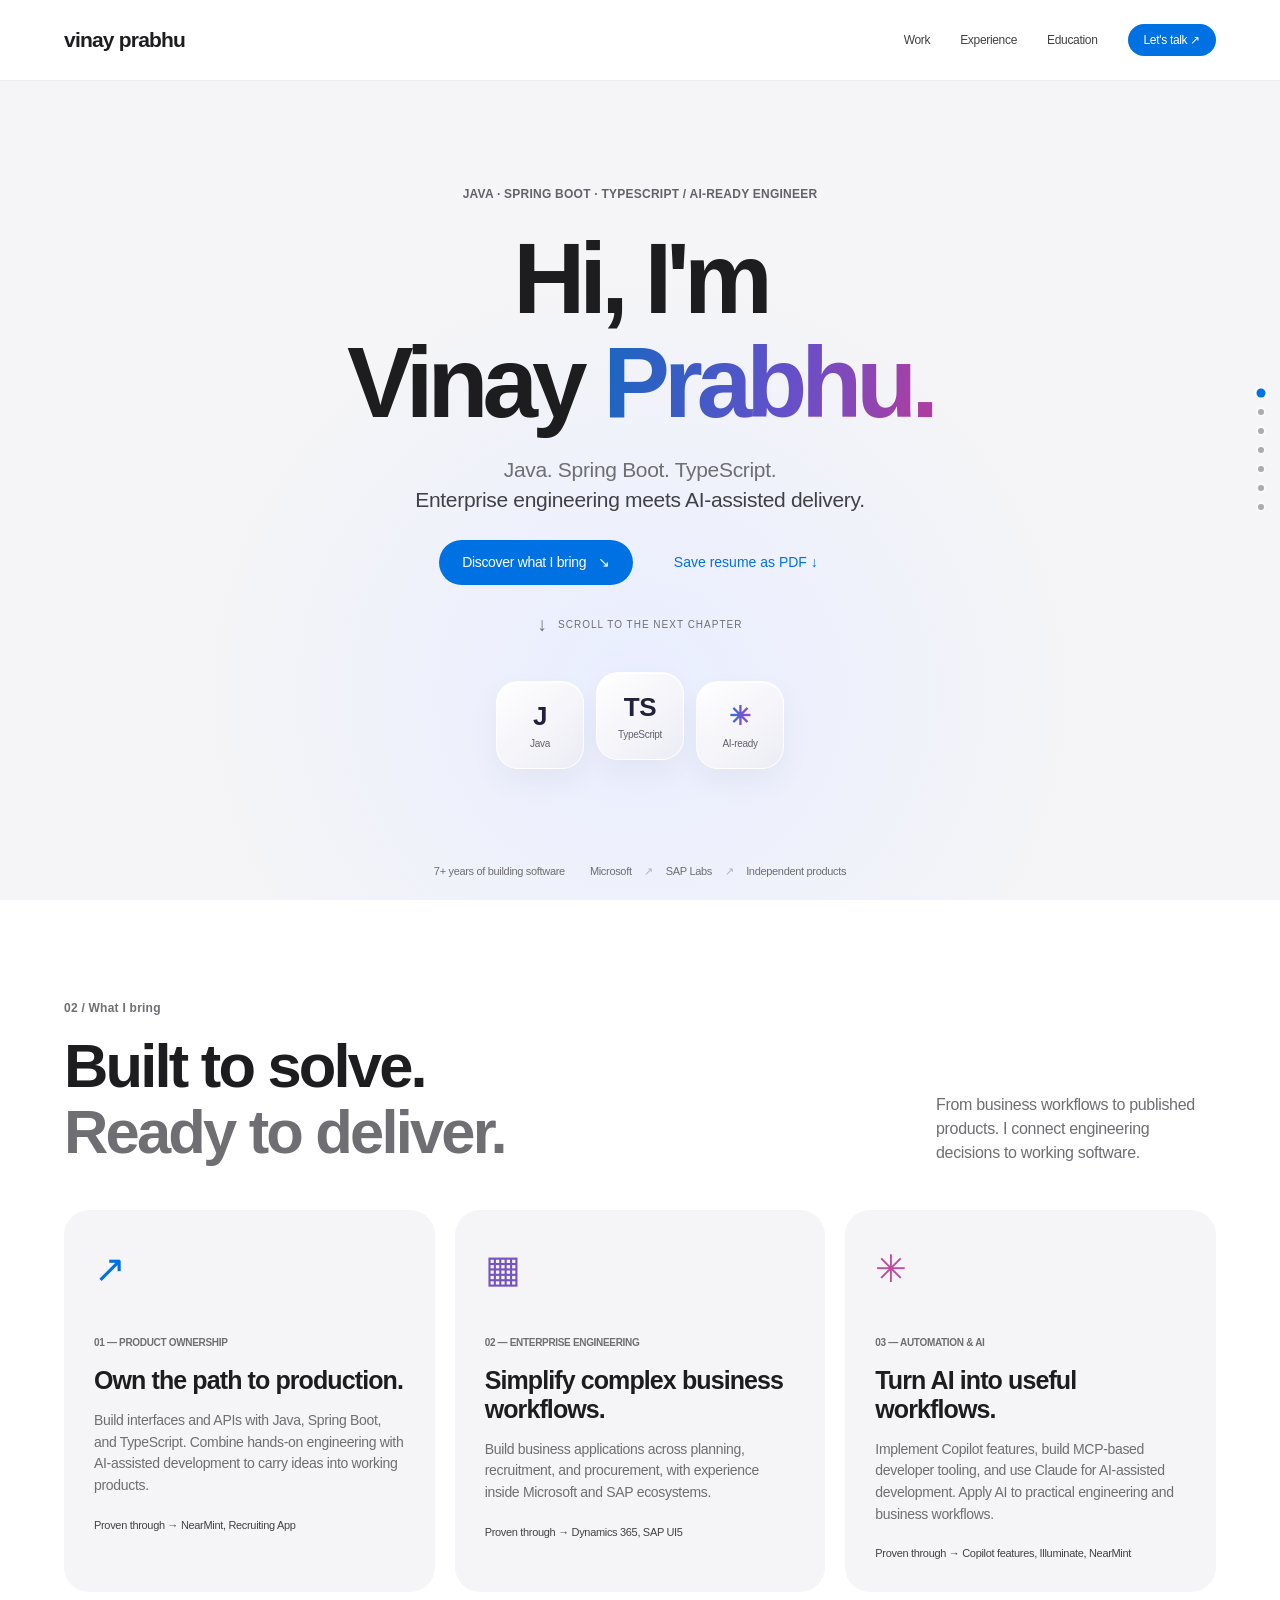
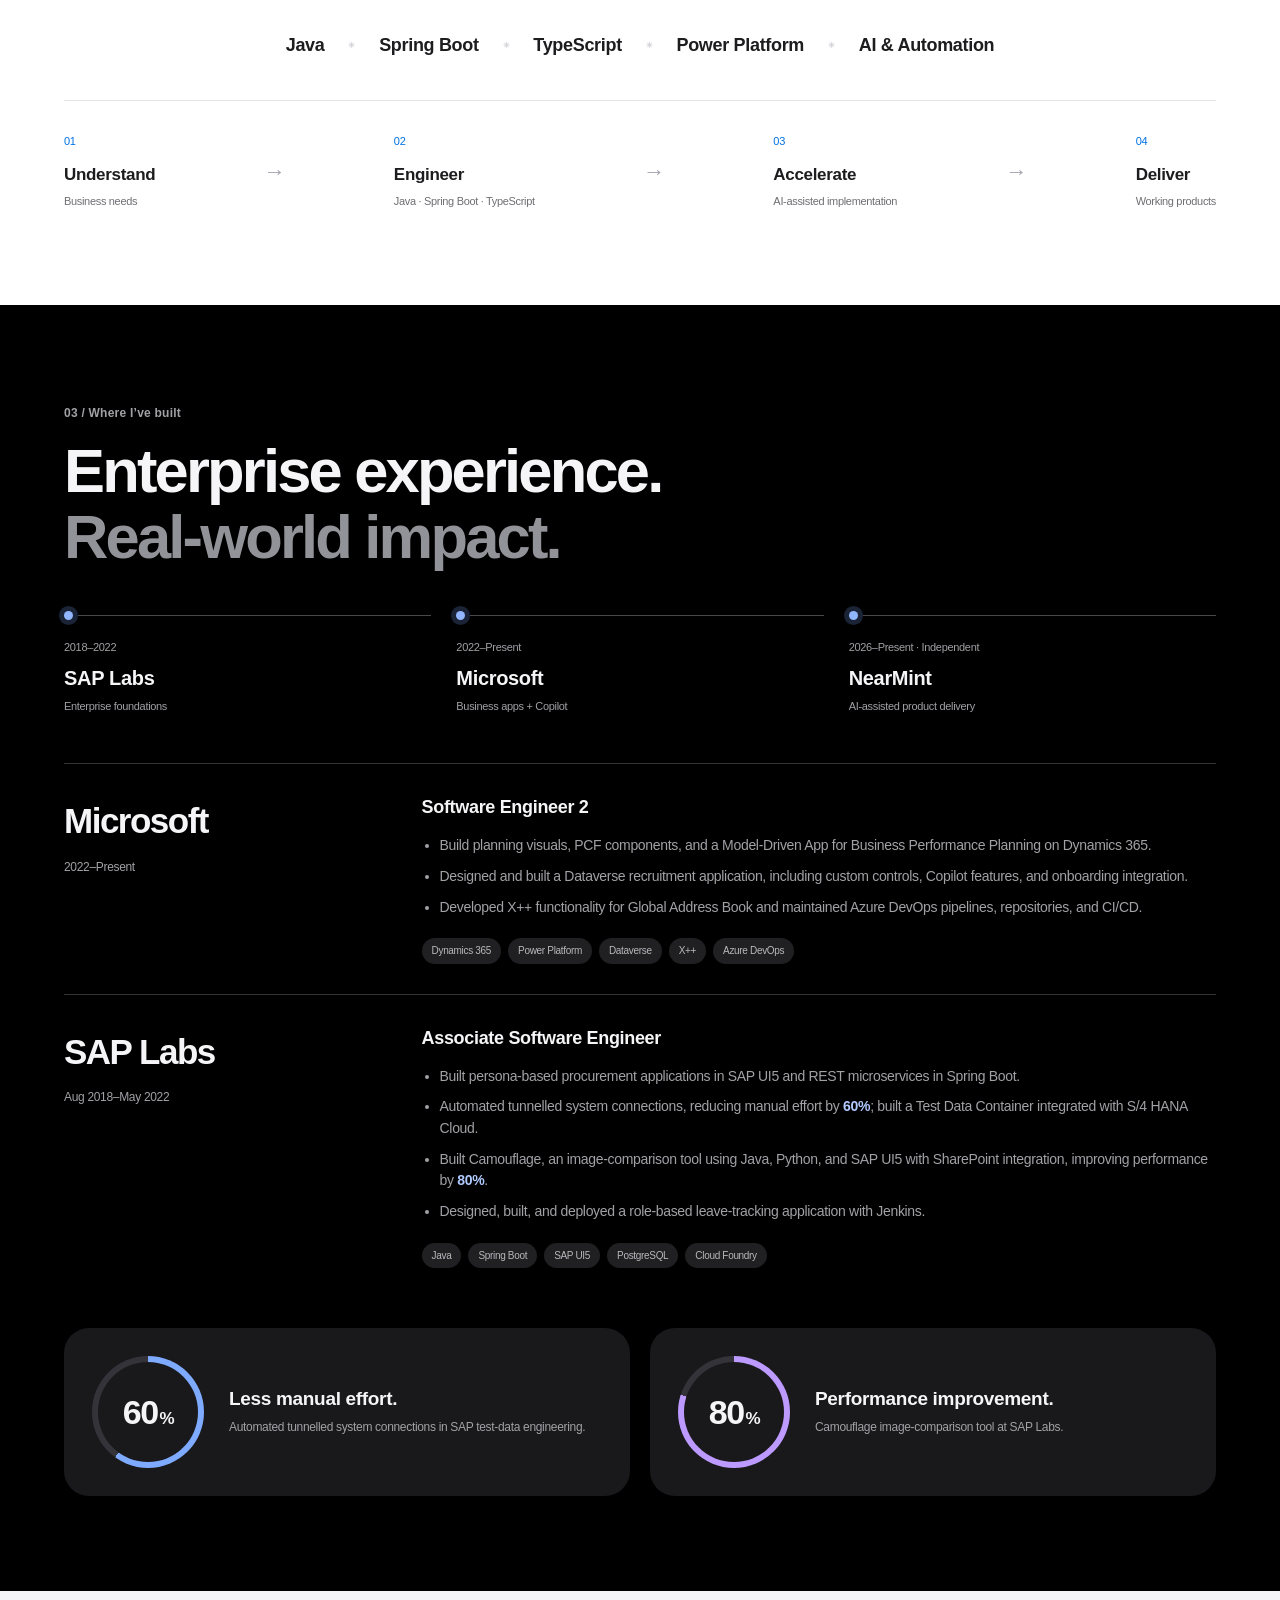
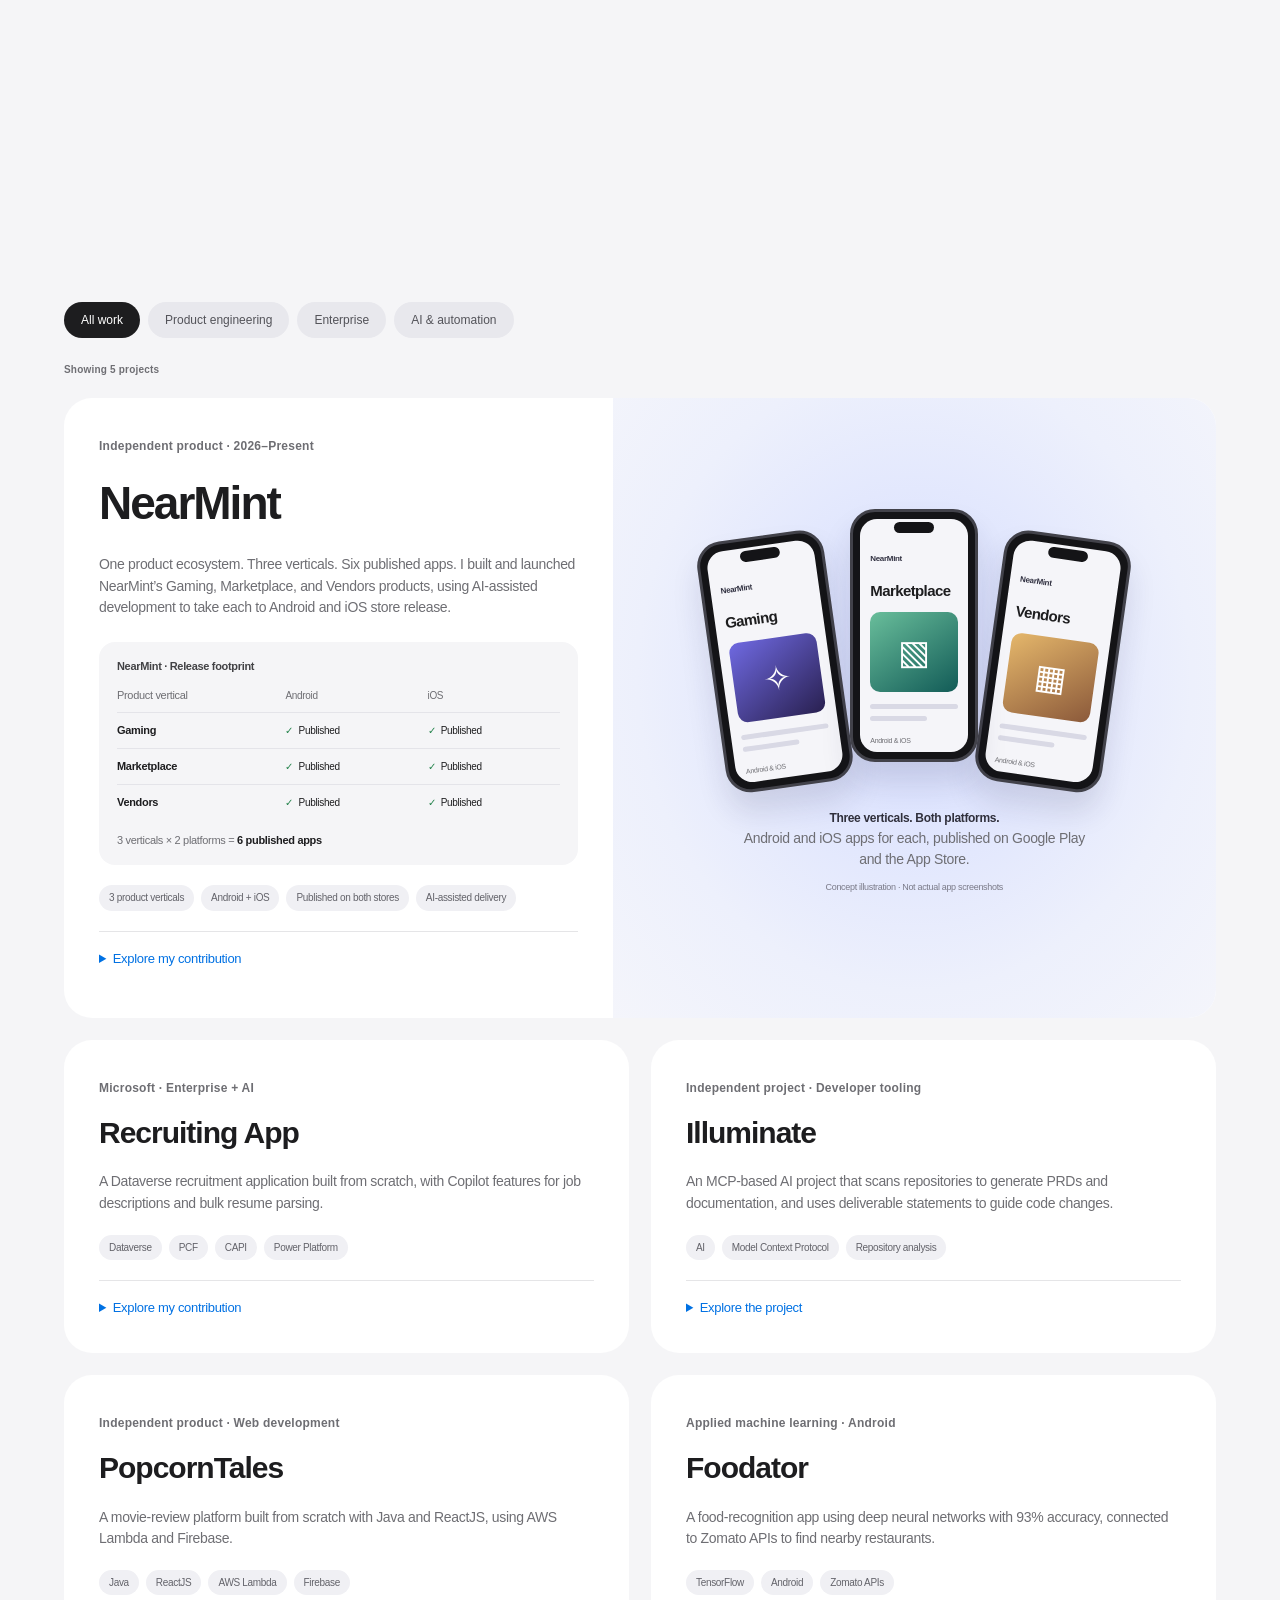
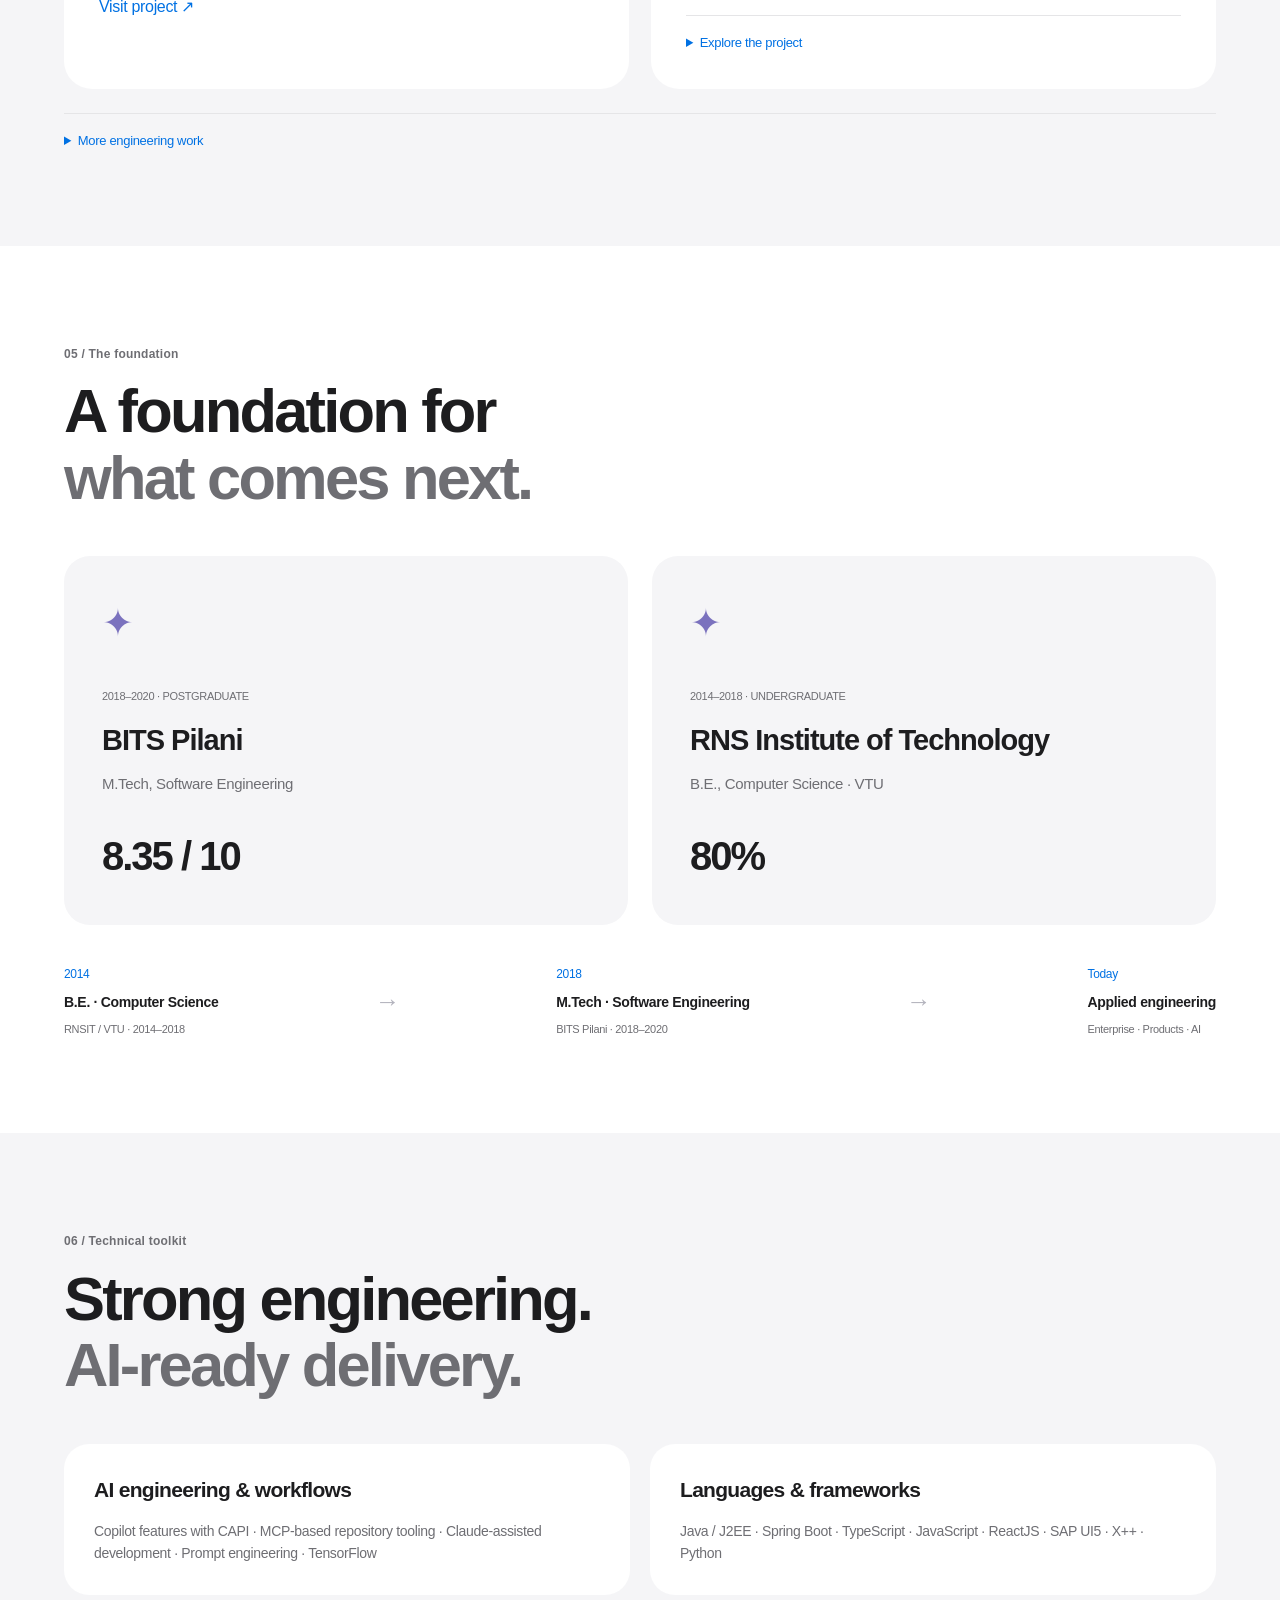
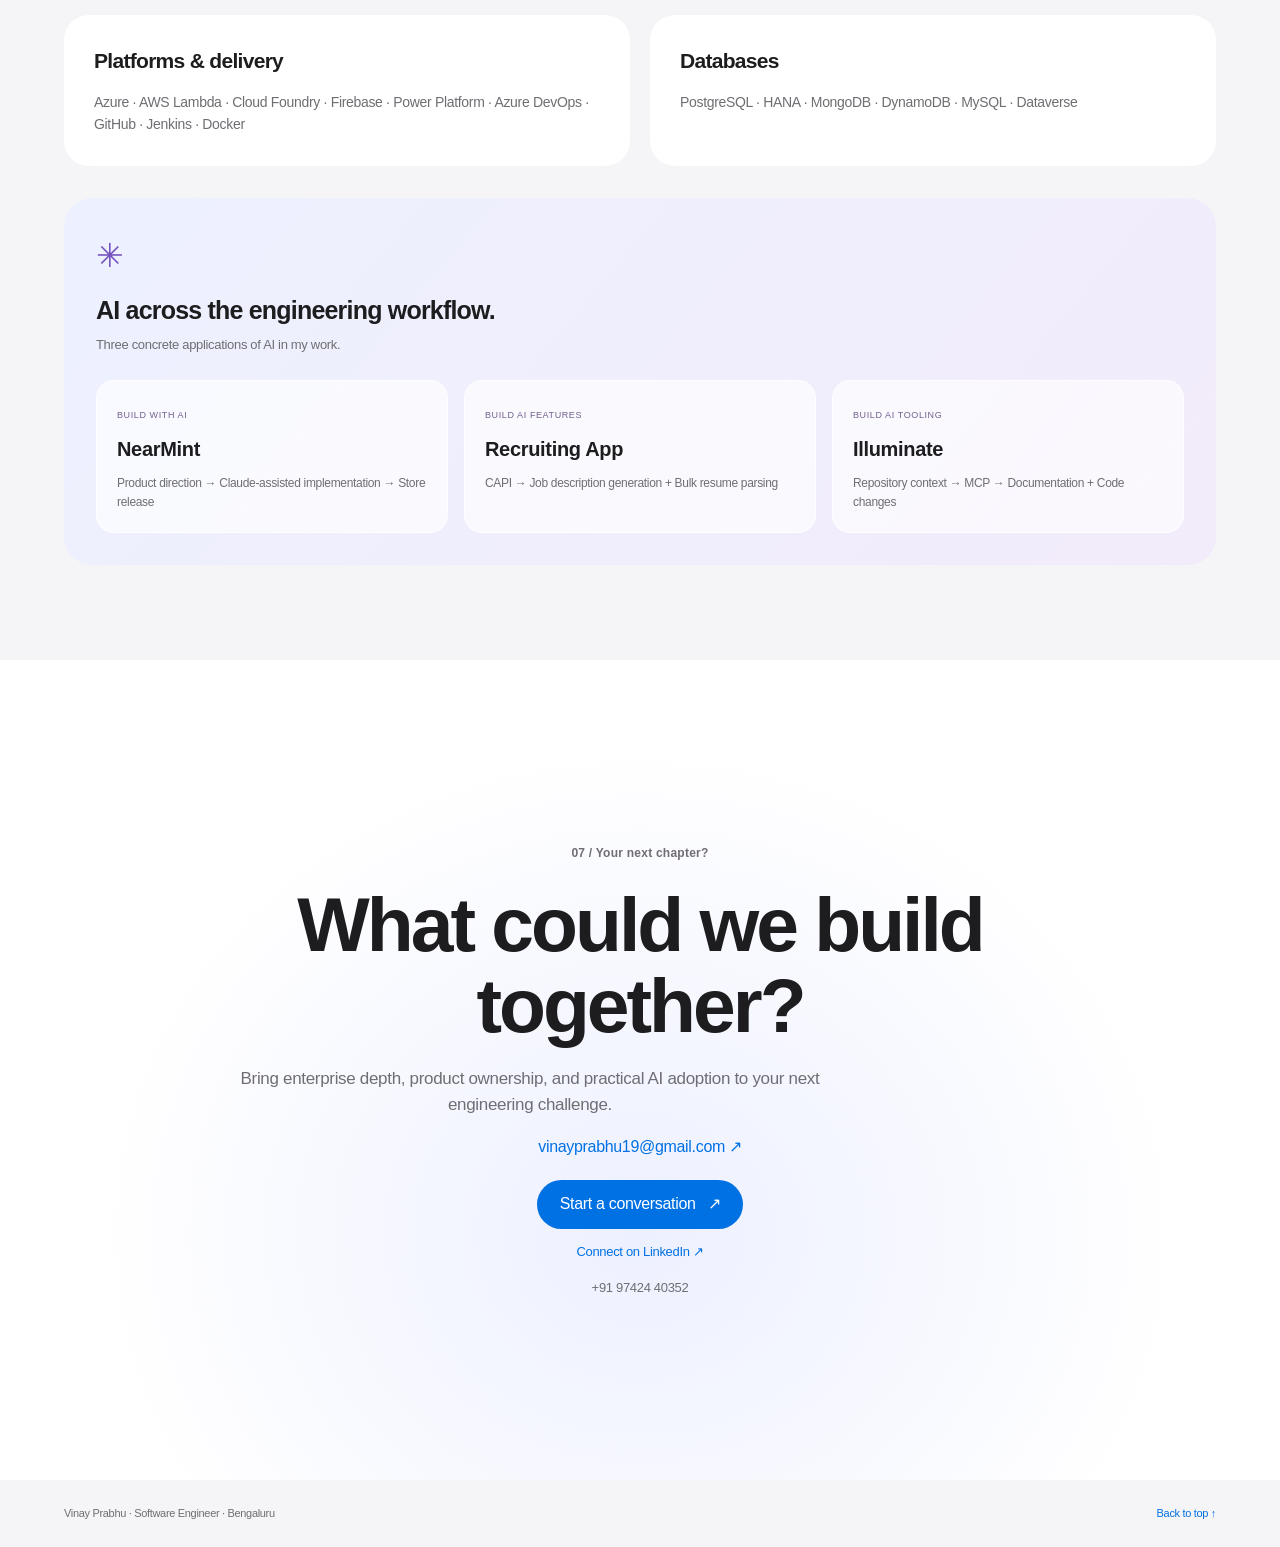
<file: index.html>
﻿<!doctype html>
<html lang="en">
<head>
<meta charset="utf-8"><meta name="viewport" content="width=device-width,initial-scale=1">
<title>Vinay Prabhu — Software Engineer</title>
<meta name="description" content="Vinay Prabhu — software engineer building enterprise applications, full-stack products, and AI-assisted workflows. Microsoft, SAP Labs, BITS Pilani.">
<style>
:root{--paper:#fff;--ink:#1d1d1f;--muted:#6e6e73;--line:#e5e5e7;--green:#0071e3;--blue:#0071e3}*{box-sizing:border-box}html{scroll-behavior:smooth;scroll-snap-type:y mandatory;scroll-padding-top:80px}body{margin:0;color:var(--ink);background:#fff;font:16px/1.55 -apple-system,BlinkMacSystemFont,'Segoe UI',sans-serif;letter-spacing:-.02em;overflow-x:clip}a{color:var(--blue);text-decoration:none}button{font:inherit;cursor:pointer}a,button,summary{touch-action:manipulation}a:focus-visible,button:focus-visible,summary:focus-visible{outline:3px solid #0071e3;outline-offset:5px}.wrap{max-width:1280px;margin:auto;padding:0 64px}header{position:fixed;inset:0 0 auto;z-index:10;border-bottom:1px solid #00000012;background:#ffffffcc;backdrop-filter:blur(22px);-webkit-backdrop-filter:blur(22px)}header nav{height:80px;display:flex;align-items:center;gap:30px}.brand{margin-right:auto;color:var(--ink);font-size:21px;font-weight:650;letter-spacing:-.8px}.brand span{display:none}header nav>a:not(.brand){font-size:12px;color:#424245}.nav-contact{background:var(--blue);color:#fff!important;border-radius:30px;padding:7px 16px}main.wrap{max-width:none;padding:80px 0 0}main>section,main>.contact,.story-hero{scroll-snap-align:start;scroll-snap-stop:always;min-height:calc(100svh - 80px)}main>section{padding:95px max(64px,calc((100vw - 1152px)/2));display:flex;flex-direction:column;justify-content:center;border:0}.eyebrow{font-size:12px;font-weight:600;letter-spacing:.02em;color:var(--muted)}.story-hero{position:relative;display:flex;flex-direction:column;justify-content:center;align-items:center;text-align:center;gap:0;padding:55px 25px 70px;background:radial-gradient(ellipse at 50% 75%,#e9eeff 0,transparent 50%),#f5f5f7;overflow:hidden}.hero-copy{position:relative;z-index:2}.story-hero .eyebrow{font-size:12px;color:#62626a}.story-hero h1{margin:23px 0 20px;font-size:clamp(62px,7.8vw,112px);line-height:1.04;letter-spacing:-6px;font-weight:650}.line{display:block;overflow:hidden;padding-bottom:8px;margin-bottom:-8px}.line>span{display:block;animation:nameIn 1.1s cubic-bezier(.16,1,.3,1) both;animation-delay:var(--delay)}h1 em{font-style:normal;background:linear-gradient(100deg,#1867c0,#6450ca 56%,#b43c9e);background-clip:text;-webkit-background-clip:text;color:transparent}.hero-statement{font-size:21px;color:var(--muted);line-height:1.45;margin:18px auto 24px}.hero-statement strong{font-weight:500;color:#404046}.actions{display:flex;justify-content:center;gap:18px;flex-wrap:wrap}.btn{display:inline-flex;gap:12px;align-items:center;border:0;border-radius:30px;padding:12px 23px;background:transparent;color:var(--blue);font-size:14px;text-decoration:none}.primary{background:var(--blue);color:#fff}.btn:hover{background:#e9f1fb}.primary:hover{background:#0077ed}.scroll-cue{display:flex;align-items:center;justify-content:center;gap:10px;font-size:10px;color:var(--muted);letter-spacing:1px;margin:25px 0 0}.scroll-cue span{font-size:19px;animation:nudge 2s ease-in-out infinite}.hero-bottom{display:flex;gap:25px;justify-content:center;flex-wrap:wrap;font-size:11px;color:var(--muted);position:absolute;bottom:20px;left:20px;right:20px}.hero-bottom i{font-style:normal;color:#b2b2b7;margin:0 10px}.hero-bottom>span:last-child{display:none}.hero-visual{display:flex;align-items:center;justify-content:center;gap:12px;margin-top:30px;height:110px;perspective:700px}.code-tile{width:88px;height:88px;border:1px solid #ffffffd9;border-radius:22px;display:flex;flex-direction:column;align-items:center;justify-content:center;background:linear-gradient(140deg,#fff,#ececf5);box-shadow:0 12px 30px #22224d0d,inset 0 1px 1px #fff;font-size:10px;color:#62626d;animation:float 7s ease-in-out infinite}.code-tile strong{font-size:26px;font-weight:600;line-height:1.5;color:#22223a}.code-tile:nth-child(2){transform:translateY(-9px);animation-delay:-2s}.code-tile:nth-child(3){animation-delay:-4s}.code-tile.ai strong{background:linear-gradient(90deg,#2873da,#a343c7);background-clip:text;-webkit-background-clip:text;color:transparent}.section-head{display:flex;justify-content:space-between;align-items:end;gap:35px;margin-bottom:45px}.section-head h2{font-size:clamp(40px,4.8vw,66px);font-weight:650;letter-spacing:-2.8px;line-height:1.08;margin:13px 0 0}.section-head h2 em{font-style:normal;color:var(--muted)}.section-head>p{font-size:16px;line-height:1.5;color:var(--muted);max-width:280px;margin:0}.value-grid{display:grid;grid-template-columns:repeat(3,1fr);gap:20px}.value{border-radius:25px;background:#f5f5f7;padding:30px;position:relative;overflow:hidden}.value:before{content:'↗';display:block;color:#0071e3;font-size:38px;margin-bottom:30px}.value:nth-child(2):before{content:'▦';color:#7654be}.value:nth-child(3):before{content:'✳';color:#c04a9e}.value small{font-size:10px;color:var(--muted);font-weight:600}.value h3{font-size:25px;line-height:1.15;letter-spacing:-.9px;margin:12px 0 15px}.value p{font-size:14px;color:var(--muted)}.evidence{display:block;color:#424245;font-size:11px;margin-top:20px}.skill-ribbon{display:flex;justify-content:center;align-items:center;gap:24px;flex-wrap:wrap;margin-top:40px;font-size:18px;font-weight:600}.skill-ribbon b{font-size:8px;color:#d2d2d7}#experience{background:#000;color:#f5f5f7}#experience .section-head h2 em{color:#929299}#experience .eyebrow{color:#a1a1a6}.work-row{display:grid;grid-template-columns:28% 1fr;gap:35px;padding:30px 0;border-top:1px solid #333336}.work-row h3{font-size:35px;letter-spacing:-1.5px;margin:0 0 5px}.work-row time{font-size:12px;color:#a1a1a6}.work-row h4{font-size:18px;margin:0 0 13px}.work-row ul{margin:0;padding-left:18px;color:#a1a1a6;font-size:14px}.work-row li{margin:9px 0}.metric{color:#b0c9ff;font-weight:650}.tags{display:flex;flex-wrap:wrap;gap:7px;margin:20px 0 0}.tags span{background:#f0f0f4;border-radius:20px;padding:5px 10px;color:#63636a;font-size:10px}#experience .tags span{background:#202023;color:#b7b7bd}#work{background:#f5f5f7}.filters{display:flex;gap:8px;flex-wrap:wrap;margin-bottom:14px}.filter{border:0;background:#e8e8ed;color:#535359;border-radius:30px;padding:9px 17px;font-size:12px}.filter[aria-pressed=true]{background:#1d1d1f;color:#fff}#filter-status{font-size:10px;margin-bottom:20px}.projects{display:grid;grid-template-columns:1fr 1fr;gap:22px}.project{border:0;border-radius:28px;background:#fff;overflow:hidden;transition:transform .35s,box-shadow .35s}.project:hover{transform:translateY(-4px);box-shadow:0 15px 40px #00000007}.project.featured{grid-column:1/-1;display:grid;grid-template-columns:1fr 1.1fr;min-height:540px}.project-body{padding:35px}.project h3{font-size:30px;letter-spacing:-1px;margin:10px 0 15px}.project.featured h3{font-size:46px;letter-spacing:-2px}.project p{font-size:14px;color:var(--muted)}details{margin-top:20px;padding-top:17px;border-top:1px solid var(--line);font-size:13px}summary{cursor:pointer;color:var(--blue);font-weight:500}details p{font-size:13px}.project-art{position:relative;background:radial-gradient(ellipse at 50% 45%,#d4dcff,#edf0fc 65%,#f4f5fb);display:flex;flex-direction:column;align-items:center;justify-content:center;overflow:hidden;padding:40px 15px;min-height:430px}.device-lineup{display:flex;align-items:center;gap:13px;perspective:900px}.device{width:128px;height:253px;background:#141417;border:3px solid #42424a;border-radius:25px;padding:7px;box-shadow:0 20px 30px #24244922;position:relative;transform:rotate(-8deg) translateY(14px)}.device:nth-child(2){transform:translateY(-12px);z-index:2}.device:nth-child(3){transform:rotate(8deg) translateY(14px)}.device-screen{height:100%;border-radius:17px;padding:25px 10px 10px;background:#f5f5f9;overflow:hidden;position:relative}.device:after{content:'';position:absolute;width:40px;height:11px;background:#141417;top:10px;left:calc(50% - 20px);border-radius:20px}.device-screen>small{font-size:8px;font-weight:650;color:#303040}.device-screen>strong{display:block;font-size:15px;line-height:1.15;letter-spacing:-.6px;margin:13px 0}.screen-icon{height:80px;display:grid;place-items:center;border-radius:10px;color:#fff;font-size:34px;background:linear-gradient(145deg,#6f69e1,#292050);margin:12px 0}.device:nth-child(2) .screen-icon{background:linear-gradient(145deg,#69be9b,#125b57)}.device:nth-child(3) .screen-icon{background:linear-gradient(145deg,#e5b76b,#8b593a)}.screen-line{height:5px;border-radius:5px;background:#d9d9e5;margin:7px 0}.screen-line.short{width:65%}.device-label{display:block;font-size:7px;color:#6e6e73;margin-top:15px}.store-note{text-align:center;font-size:11px;color:#59596b;margin:35px 0 0;max-width:350px}.store-note strong{color:#30303c;display:block;font-size:12px}.mockup-note{font-size:9px;color:#7a7a88;margin-top:10px}.education-grid{display:grid;grid-template-columns:1fr 1fr;gap:24px}.degree{padding:38px;border-radius:26px;background:#f5f5f7}.degree:before{content:'✦';font-size:38px;color:#7b72be;display:block;margin-bottom:30px}.degree small{font-size:11px;color:var(--muted)}.degree h3{font-size:29px;line-height:1.1;letter-spacing:-1px;margin:17px 0 10px}.degree p{font-size:15px;color:var(--muted)}.degree>strong{display:block;font-size:40px;letter-spacing:-2px;margin-top:30px}#skills{background:#f5f5f7}.skills{display:grid;grid-template-columns:1fr 1fr;gap:20px}.skills>div{padding:30px;background:#fff;border-radius:25px}.skills h3{font-size:21px;letter-spacing:-.7px;margin:0 0 15px}.skills p{font-size:14px;color:var(--muted);margin:0}.contact{display:flex;flex-direction:column;text-align:center;justify-content:center;align-items:center;padding:80px 25px;gap:20px;background:radial-gradient(ellipse at 50% 70%,#edf0ff,transparent 60%)}.contact h2{font-size:clamp(45px,6vw,80px);line-height:1.05;letter-spacing:-3px;max-width:800px;margin:20px auto}.contact p{max-width:580px;font-size:17px;color:var(--muted)}.contact .primary{font-size:16px}.contact>div:last-child>p{font-size:13px}.contact>div:last-child>a:last-child{font-size:13px;color:var(--muted)}footer{background:#f5f5f7;font-size:11px;color:var(--muted);padding:25px 0;scroll-snap-align:end}.footer-row{display:flex;justify-content:space-between}.read-progress{position:fixed;left:0;top:0;height:2px;background:linear-gradient(90deg,#0071e3,#a343c7);width:0;z-index:20}.chapter-dots{position:fixed;right:16px;top:50%;transform:translateY(-50%);display:flex;flex-direction:column;gap:13px;z-index:8}.chapter-dots a{width:6px;height:6px;border-radius:50%;background:#aaaab1;box-shadow:0 0 0 2px #ffffff60;transition:transform .25s,background .25s}.chapter-dots a[aria-current]{background:#0071e3;transform:scale(1.5)}.skip{position:fixed;top:-60px;left:10px;z-index:30;background:#fff;padding:10px}.skip:focus{top:10px}[hidden]{display:none!important}.entrance{animation:enter 1s both;animation-delay:var(--delay)}.motion-ready .reveal{opacity:0;transform:translateY(35px);transition:opacity .9s ease,transform .9s cubic-bezier(.16,1,.3,1);transition-delay:var(--reveal-delay,0ms)}.motion-ready .reveal.is-visible{opacity:1;transform:none}@keyframes nameIn{from{opacity:0;transform:translateY(110%)}to{opacity:1;transform:none}}@keyframes enter{from{opacity:0;transform:translateY(20px)}to{opacity:1;transform:none}}@keyframes float{50%{translate:0 -7px}}@keyframes nudge{50%{translate:0 4px}}@media(min-width:1600px){.story-hero{gap:15px}.hero-visual{margin-top:45px}}@media(max-width:1000px){.wrap{padding:0 40px}main>section{padding:75px 40px}.value{padding:24px}.device{width:110px;height:225px}.device-lineup{gap:6px}.device-screen>strong{font-size:13px}.project-body{padding:28px}}@media(max-width:760px){html{scroll-padding-top:67px}header nav{height:67px;gap:17px}.wrap{padding:0 23px}.brand{font-size:17px}header nav>a:not(.brand){font-size:10px}.nav-contact{display:none}main.wrap{padding:67px 0 0}.story-hero,main>section,main>.contact{min-height:calc(100svh - 67px)}.story-hero{padding:55px 22px 95px}.story-hero .eyebrow{font-size:9px}.story-hero h1{font-size:clamp(58px,12vw,82px);letter-spacing:-3.5px;margin:28px 0 20px}.hero-statement{font-size:17px}.btn{font-size:12px;padding:11px 17px}.actions{gap:4px}.hero-visual{margin-top:35px;height:90px}.code-tile{width:73px;height:73px;border-radius:19px;font-size:9px}.code-tile strong{font-size:22px}.hero-bottom{font-size:9px;gap:5px}.hero-bottom>span:nth-child(2){width:100%}.scroll-cue{font-size:8px}.section-head{display:block;margin-bottom:30px}.section-head h2{font-size:40px;letter-spacing:-1.8px}.section-head>p{margin-top:20px;font-size:14px}main>section{padding:65px 23px}.value-grid{grid-template-columns:1fr;gap:15px}.value{padding:26px}.value:before{margin-bottom:15px}.value h3{font-size:25px}.skill-ribbon{font-size:15px;gap:15px}.work-row{grid-template-columns:1fr;gap:20px;padding:30px 0}.work-row h3{font-size:30px}.projects{grid-template-columns:1fr;gap:18px}.project.featured{grid-column:auto;grid-template-columns:1fr}.project.featured h3{font-size:40px}.project-art{min-height:370px;padding:40px 8px 25px}.device{width:100px;height:205px;border-radius:23px;padding:5px}.device-screen{padding:23px 7px 8px;border-radius:16px}.device-lineup{gap:4px}.device-screen>strong{font-size:12px}.screen-icon{height:58px;font-size:29px}.device-screen>small{font-size:7px}.device-label{font-size:6px;margin-top:10px}.screen-line{margin:5px 0;height:4px}.store-note{font-size:10px;margin-top:30px;max-width:260px}.store-note strong{font-size:11px}.education-grid,.skills{grid-template-columns:1fr}.degree{padding:30px}.degree:before{margin-bottom:20px}.degree>strong{margin-top:20px}.contact{padding:70px 24px}.contact h2{font-size:48px;letter-spacing:-2px}.contact p{font-size:15px}.chapter-dots{right:7px}.chapter-dots a{width:5px;height:5px}.footer-row{gap:15px;font-size:9px}}@media(prefers-reduced-motion:reduce){html{scroll-behavior:auto}*,*:before,*:after{animation:none!important;transition:none!important}.motion-ready .reveal{opacity:1;transform:none}.line>span,.entrance{opacity:1;transform:none}}@media print{html{scroll-snap-type:none}body{background:white;color:#000}header,.chapter-dots,.hero-visual,.scroll-cue,.hero-bottom,.read-progress,.filters,.actions,.project-art,footer,.skip{display:none}main.wrap{padding:0}.story-hero,main>section,main>.contact{min-height:0;background:white!important;color:#000;padding:20px 0}.story-hero h1{font-size:40px;letter-spacing:-2px}h1 em{color:#000}.section-head h2{font-size:26px}.section-head{margin-bottom:20px}.motion-ready .reveal{opacity:1;transform:none}.line>span,.entrance{animation:none;opacity:1;transform:none}.project,.degree,.work-row{break-inside:avoid}.project.featured{display:block}.value-grid{gap:12px}.value,.degree,.skills>div,.project-body{padding:16px}.value:before,.degree:before{display:none}.work-row li,#experience .eyebrow,#experience .work-row time{color:#333}details>*{display:block}details::details-content{content-visibility:visible}.contact h2{font-size:30px}.contact{gap:10px}.degree>strong{font-size:25px}[hidden]{display:block!important}}

/* Evidence-led infographics. No arbitrary skill ratings. */
figure{margin:0}.delivery-flow{display:flex;align-items:center;justify-content:space-between;gap:18px;border-top:1px solid var(--line);padding-top:32px;margin-top:40px}.delivery-flow>div{display:flex;flex-direction:column;gap:4px}.delivery-flow>div>span{font-size:11px;color:var(--blue);margin-bottom:8px}.delivery-flow strong{font-size:17px}.delivery-flow small{font-size:11px;color:var(--muted)}.delivery-flow>b{font-weight:400;color:#a5a5b0;font-size:22px}.career-line{display:grid;grid-template-columns:repeat(3,1fr);gap:25px;margin:0 0 40px;padding:0 0 8px}.career-line>div{display:flex;flex-direction:column;position:relative;padding:23px 0 0;border-top:1px solid #48484d}.career-line>div:before{content:'';position:absolute;top:-5px;left:0;width:9px;height:9px;background:#92b5ff;border-radius:50%;box-shadow:0 0 0 5px #1b2336}.career-line span{font-size:11px;color:#a1a1a6}.career-line strong{font-size:20px;margin:7px 0 4px}.career-line small{font-size:11px;color:#a1a1a6}.impact-grid{display:grid;grid-template-columns:1fr 1fr;gap:20px;margin-top:30px}.impact-card{display:flex;align-items:center;gap:25px;border-radius:25px;background:#19191c;padding:28px}.stat-ring{--angle:calc(var(--amount)*1%);width:112px;height:112px;flex-shrink:0;border-radius:50%;display:grid;place-items:center;background:conic-gradient(var(--ring) var(--angle),#333339 0);position:relative}.stat-ring:before{content:'';position:absolute;inset:6px;border-radius:50%;background:#19191c}.stat-ring strong{z-index:1;font-size:34px;letter-spacing:-1.5px}.stat-ring strong span{font-size:17px;margin-left:2px}.impact-card h3{font-size:19px;margin:0 0 8px;line-height:1.2}.impact-card p{font-size:12px;color:#a1a1a6;margin:0}.release-map{margin:23px 0 0;background:#f5f5f7;border-radius:16px;padding:16px 18px}.release-map figcaption{font-size:11px;font-weight:600;margin-bottom:12px;color:#424245}.release-row{display:grid;grid-template-columns:1.2fr 1fr 1fr;gap:10px;padding:9px 0;border-top:1px solid #e4e4e9;font-size:11px;align-items:center}.release-row strong{font-weight:550}.release-row>span:not(:first-child){font-size:10px}.release-row i{font-style:normal;color:#24834b;margin-right:3px}.release-heading{border:0;color:var(--muted);padding:0 0 8px}.release-map p{font-size:11px!important;margin:12px 0 0}.release-map p strong{color:var(--ink)}.ai-map{margin-top:32px;border-radius:28px;padding:32px;background:linear-gradient(130deg,#edf1ff,#f2ebfa)}.ai-map-title h3{font-size:25px;letter-spacing:-.8px;margin:10px 0 5px}.ai-map-title>p{font-size:13px;color:var(--muted);margin:0}.ai-symbol{font-size:33px;color:#7654be}.ai-nodes{display:grid;grid-template-columns:repeat(3,1fr);gap:16px;margin-top:25px}.ai-nodes article{padding:20px;background:#ffffffa6;border:1px solid #ffffffc9;border-radius:18px}.ai-nodes small{font-size:9px;letter-spacing:.6px;color:#71608d}.ai-nodes h4{font-size:20px;margin:9px 0}.ai-nodes p{font-size:12px;color:var(--muted);margin:0}.education-path{display:flex;justify-content:space-between;align-items:center;gap:20px;margin-top:40px}.education-path>div{display:flex;flex-direction:column;gap:8px}.education-path>div>span{font-size:12px;color:var(--blue)}.education-path strong{font-size:14px}.education-path small{font-size:11px;color:var(--muted)}.path-arrow{font-size:25px;color:#b3b3bd}.project.featured{min-height:620px}.motion-ready .impact-grid,.motion-ready .career-line,.motion-ready .delivery-flow,.motion-ready .education-path,.motion-ready .ai-map{transition-delay:0ms}@media(max-width:760px){.delivery-flow{display:grid;grid-template-columns:1fr 24px 1fr;gap:25px 12px}.delivery-flow>b:nth-of-type(2){display:none}.career-line{gap:12px}.career-line strong{font-size:16px}.career-line span,.career-line small{font-size:9px}.impact-grid{grid-template-columns:1fr}.impact-card{gap:20px;padding:22px}.stat-ring{width:90px;height:90px}.stat-ring strong{font-size:29px}.impact-card h3{font-size:18px}.ai-map{padding:24px}.ai-map-title h3{font-size:23px}.ai-nodes{grid-template-columns:1fr}.education-path{align-items:stretch;flex-direction:column;gap:20px}.education-path>div{border-left:2px solid #ccd8f7;padding-left:18px}.path-arrow{display:none}.release-map{padding:15px}.release-row{gap:5px}.project.featured{min-height:0}}@media print{.impact-card{background:#f5f5f7;color:#000}.impact-card p{color:#333}.stat-ring:before{background:#fff}.career-line{margin-bottom:20px}.career-line span,.career-line small{color:#333}.ai-map,.impact-grid,.delivery-flow,.education-path{break-inside:avoid}.ai-map{padding:15px}.project.featured{min-height:0}}

/* Touch layouts keep long chapters readable and controls easy to reach. */
@media(max-width:900px) and (min-width:761px){.value-grid{grid-template-columns:1fr}.value{display:grid;grid-template-columns:1fr 1fr;column-gap:24px}.value:before{display:none}.value small,.value h3{grid-column:1}.value p{grid-column:2;grid-row:1/4}.value .evidence{grid-column:1/-1}.project.featured{grid-template-columns:1fr}.project-art{min-height:360px}.impact-card{gap:15px;padding:22px}.stat-ring{width:85px;height:85px}.impact-card h3{font-size:17px}}
@media(max-width:760px){
html{scroll-snap-type:y proximity;scroll-padding-top:67px}body{-webkit-text-size-adjust:100%;text-size-adjust:100%}header nav{gap:12px}header nav>a:not(.brand){display:flex;align-items:center;justify-content:center;min-height:44px;font-size:11px}.brand{white-space:nowrap;font-size:16px}.btn,.filter,summary{min-height:44px}.filter{padding:11px 15px;font-size:12px}summary{display:list-item;padding:10px 0;line-height:1.6}.project details{margin-top:16px;padding-top:7px}.project p,.value p,.work-row ul,.skills p{font-size:15px;line-height:1.65}.project-body{padding:25px}.tags span{font-size:11px;padding:6px 10px}.contact a{overflow-wrap:anywhere}.contact>div:first-child>a{font-size:14px}.contact>div:last-child>a:last-child{display:inline-flex;align-items:center;min-height:44px}.contact>div:last-child>p>a{display:inline-flex;align-items:center;min-height:44px}.chapter-dots{display:none}.story-hero{padding-left:20px;padding-right:20px;padding-bottom:95px}.hero-statement{max-width:340px}.hero-bottom{bottom:20px}.release-row{grid-template-columns:1.05fr 1fr 1fr}.release-row strong{font-size:11px}.release-row>span:not(:first-child){font-size:10px}.career-line{gap:9px}.career-line span{line-height:1.5}.career-line strong{font-size:16px}.career-line small{font-size:10px;line-height:1.5}.impact-card p{font-size:13px}.impact-card h3{font-size:18px}.education-path small,.delivery-flow small{font-size:12px}.ai-nodes small{font-size:10px}.ai-nodes p{font-size:14px}.footer-row{flex-wrap:wrap;gap:12px}.footer-row a{display:inline-flex;align-items:center;min-height:44px}.footer-row{align-items:center}main>section{scroll-snap-stop:normal}.project:hover{transform:none;box-shadow:none}.device-lineup{width:100%;justify-content:center;gap:3px}.device{flex-shrink:0}.mockup-note{font-size:9px;text-align:center}.store-note{line-height:1.6}.skill-ribbon{gap:13px;font-size:14px}}
@media(max-width:360px){header nav{gap:9px}.brand{font-size:14px}header nav>a:not(.brand){font-size:10px}.wrap{padding-left:16px;padding-right:16px}main>section{padding-left:18px;padding-right:18px}.story-hero h1{font-size:52px;letter-spacing:-3px}.hero-statement{font-size:16px}.hero-copy>.eyebrow{font-size:8px}.actions{gap:6px}.btn{padding-left:14px;padding-right:14px;font-size:11px}.section-head h2{font-size:35px}.project-body{padding:21px}.device{width:84px;height:181px;border-radius:20px}.device-screen{border-radius:13px;padding:21px 5px 5px}.device-screen>strong{font-size:10px}.device-screen>small{font-size:6px}.screen-icon{height:47px;font-size:24px}.device:after{width:30px;left:calc(50% - 15px)}.device-label{font-size:6px}.project-art{min-height:325px}.release-map{padding:12px}.release-row{gap:3px}.release-row>span:not(:first-child){font-size:9px}.impact-card{padding:20px;gap:16px}.stat-ring{width:78px;height:78px}.stat-ring strong{font-size:26px}.impact-card h3{font-size:17px}.career-line strong{font-size:14px}.career-line small{font-size:9px}.contact h2{font-size:40px}.skill-ribbon{gap:10px;font-size:12px}}
@media(max-height:500px) and (orientation:landscape){html{scroll-snap-type:y proximity}.story-hero{padding-top:35px;min-height:650px}}
@supports(padding:max(0px)){@media(max-width:760px){header nav{padding-left:max(16px,env(safe-area-inset-left));padding-right:max(16px,env(safe-area-inset-right))}footer{padding-bottom:max(25px,env(safe-area-inset-bottom))}}@media print{.chapter-dots{display:none}summary{min-height:0}main>section{scroll-snap-stop:normal}}
</style>
</head>
<body>
<div class="read-progress" aria-hidden="true"></div>
<a class="skip" href="#main">Skip to resume</a>
<header><nav class="wrap" aria-label="Main navigation"><a class="brand" href="#main">vinay prabhu<span>.</span></a><a href="#work">Work</a><a href="#experience">Experience</a><a href="#education">Education</a><a class="nav-contact" href="#contact">Let's talk ↗</a></nav></header>
<main id="main" class="wrap">
<div class="hero story-hero"><div class="hero-copy"><div class="eyebrow entrance" style="--delay:.1s">JAVA · SPRING BOOT · TYPESCRIPT / AI-READY ENGINEER</div><h1 aria-label="Hi, I'm Vinay Prabhu."><span class="line"><span style="--delay:.2s">Hi, I'm</span></span><span class="line"><span style="--delay:.4s">Vinay <em>Prabhu.</em></span></span></h1><p class="hero-statement entrance" style="--delay:.65s">Java. Spring Boot. TypeScript.<br><strong>Enterprise engineering meets AI-assisted delivery.</strong></p><div class="actions entrance" style="--delay:.85s"><a class="btn primary" href="#value">Discover what I bring <span>↘</span></a><button class="btn" id="print">Save resume as PDF ↓</button></div><a class="scroll-cue entrance" style="--delay:1s" href="#value"><span>↓</span> SCROLL TO THE NEXT CHAPTER</a></div><div class="hero-visual entrance" style="--delay:.8s" aria-hidden="true"><div class="code-tile"><strong>J</strong>Java</div><div class="code-tile"><strong>TS</strong>TypeScript</div><div class="code-tile ai"><strong>✳</strong>AI-ready</div></div><div class="hero-bottom"><span>7+ years of building software</span><span>Microsoft <i>↗</i> SAP Labs <i>↗</i> Independent products</span><span>01 — INTRODUCTION</span></div></div><section id="value"><div class="section-head"><div><span class="eyebrow">02 / What I bring</span><h2>Built to solve.<br><em>Ready to deliver.</em></h2></div><p>From business workflows to published products. I connect engineering decisions to working software.</p></div><div class="value-grid"><article class="value"><small>01 — PRODUCT OWNERSHIP</small><h3>Own the path to production.</h3><p>Build interfaces and APIs with Java, Spring Boot, and TypeScript. Combine hands-on engineering with AI-assisted development to carry ideas into working products.</p><span class="evidence">Proven through → NearMint, Recruiting App</span></article><article class="value"><small>02 — ENTERPRISE ENGINEERING</small><h3>Simplify complex business workflows.</h3><p>Build business applications across planning, recruitment, and procurement, with experience inside Microsoft and SAP ecosystems.</p><span class="evidence">Proven through → Dynamics 365, SAP UI5</span></article><article class="value"><small>03 — AUTOMATION & AI</small><h3>Turn AI into useful workflows.</h3><p>Implement Copilot features, build MCP-based developer tooling, and use Claude for AI-assisted development. Apply AI to practical engineering and business workflows.</p><span class="evidence">Proven through → Copilot features, Illuminate, NearMint</span></article></div><div class="skill-ribbon" aria-label="Core technical skills"><span>Java</span><b>✳</b><span>Spring Boot</span><b>✳</b><span>TypeScript</span><b>✳</b><span>Power Platform</span><b>✳</b><span>AI & Automation</span></div><div class="delivery-flow" aria-label="My delivery approach"><div><span>01</span><strong>Understand</strong><small>Business needs</small></div><b aria-hidden="true">→</b><div><span>02</span><strong>Engineer</strong><small>Java · Spring Boot · TypeScript</small></div><b aria-hidden="true">→</b><div><span>03</span><strong>Accelerate</strong><small>AI-assisted implementation</small></div><b aria-hidden="true">→</b><div><span>04</span><strong>Deliver</strong><small>Working products</small></div></div></section>
<section id="experience"><div class="section-head"><div><span class="eyebrow">03 / Where I’ve built</span><h2>Enterprise experience.<br><em>Real-world impact.</em></h2></div></div><div class="career-line" aria-label="Career timeline"><div><span>2018–2022</span><strong>SAP Labs</strong><small>Enterprise foundations</small></div><div><span>2022–Present</span><strong>Microsoft</strong><small>Business apps + Copilot</small></div><div><span>2026–Present · Independent</span><strong>NearMint</strong><small>AI-assisted product delivery</small></div></div><article class="work-row"><div><h3>Microsoft</h3><time>2022–Present</time></div><div><h4>Software Engineer 2</h4><ul><li>Build planning visuals, PCF components, and a Model-Driven App for Business Performance Planning on Dynamics 365.</li><li>Designed and built a Dataverse recruitment application, including custom controls, Copilot features, and onboarding integration.</li><li>Developed X++ functionality for Global Address Book and maintained Azure DevOps pipelines, repositories, and CI/CD.</li></ul><div class="tags"><span>Dynamics 365</span><span>Power Platform</span><span>Dataverse</span><span>X++</span><span>Azure DevOps</span></div></div></article><article class="work-row"><div><h3>SAP Labs</h3><time>Aug 2018–May 2022</time></div><div><h4>Associate Software Engineer</h4><ul><li>Built persona-based procurement applications in SAP UI5 and REST microservices in Spring Boot.</li><li>Automated tunnelled system connections, reducing manual effort by <span class="metric">60%</span>; built a Test Data Container integrated with S/4 HANA Cloud.</li><li>Built Camouflage, an image-comparison tool using Java, Python, and SAP UI5 with SharePoint integration, improving performance by <span class="metric">80%</span>.</li><li>Designed, built, and deployed a role-based leave-tracking application with Jenkins.</li></ul><div class="tags"><span>Java</span><span>Spring Boot</span><span>SAP UI5</span><span>PostgreSQL</span><span>Cloud Foundry</span></div></div></article><div class="impact-grid"><article class="impact-card"><div class="stat-ring" style="--amount:60;--ring:#7eaaff"><strong>60<span>%</span></strong></div><div><h3>Less manual effort.</h3><p>Automated tunnelled system connections in SAP test-data engineering.</p></div></article><article class="impact-card"><div class="stat-ring" style="--amount:80;--ring:#bd9aff"><strong>80<span>%</span></strong></div><div><h3>Performance improvement.</h3><p>Camouflage image-comparison tool at SAP Labs.</p></div></article></div></section>
<section id="work"><div class="section-head"><div><span class="eyebrow">04 / Beyond the job title</span><h2>Ideas. Built.<br><em>And shipped.</em></h2></div><p>Independent products and enterprise applications. Built around real workflows, delivered with clear ownership.</p></div><div class="filters" role="group" aria-label="Filter projects"><button class="filter" data-filter="all" aria-pressed="true">All work</button><button class="filter" data-filter="product" aria-pressed="false">Product engineering</button><button class="filter" data-filter="enterprise" aria-pressed="false">Enterprise</button><button class="filter" data-filter="ai" aria-pressed="false">AI & automation</button></div><p id="filter-status" class="eyebrow" aria-live="polite">Showing 5 projects</p><div class="projects">
<article class="project featured" data-category="product"><div class="project-body"><span class="eyebrow">Independent product · 2026–Present</span><h3>NearMint</h3><p>One product ecosystem. Three verticals. Six published apps. I built and launched NearMint’s Gaming, Marketplace, and Vendors products, using AI-assisted development to take each to Android and iOS store release.</p><figure class="release-map"><figcaption>NearMint · Release footprint</figcaption><div class="release-row release-heading"><span>Product vertical</span><span>Android</span><span>iOS</span></div><div class="release-row"><strong>Gaming</strong><span><i aria-hidden="true">✓</i> Published</span><span><i aria-hidden="true">✓</i> Published</span></div><div class="release-row"><strong>Marketplace</strong><span><i aria-hidden="true">✓</i> Published</span><span><i aria-hidden="true">✓</i> Published</span></div><div class="release-row"><strong>Vendors</strong><span><i aria-hidden="true">✓</i> Published</span><span><i aria-hidden="true">✓</i> Published</span></div><p>3 verticals × 2 platforms = <strong>6 published apps</strong></p></figure><div class="tags"><span>3 product verticals</span><span>Android + iOS</span><span>Published on both stores</span><span>AI-assisted delivery</span></div><details><summary>Explore my contribution</summary><p><strong>Product scope:</strong> Gaming, Marketplace, and Vendors—each delivered with its own Android and iOS app, published on both stores.</p><p><strong>How I built it:</strong> Directed the products and used Claude to generate and iterate on implementation, including a Go backend and React frontend. Marketplace workflows include catalog, listings, search, and transactions. Go is an AI-assisted implementation technology rather than a claimed proficiency.</p><p><strong>What this brings to a team:</strong> Experience delivering multiple product verticals and taking mobile apps through store publication, using AI-assisted development alongside my primary Java, Spring Boot, and TypeScript engineering skills.</p></details></div><div class="project-art" aria-label="Concept illustration of NearMint’s three app verticals"><div class="device-lineup"><div class="device"><div class="device-screen"><small>NearMint</small><strong>Gaming</strong><div class="screen-icon">✧</div><div class="screen-line"></div><div class="screen-line short"></div><span class="device-label">Android & iOS</span></div></div><div class="device"><div class="device-screen"><small>NearMint</small><strong>Marketplace</strong><div class="screen-icon">▧</div><div class="screen-line"></div><div class="screen-line short"></div><span class="device-label">Android & iOS</span></div></div><div class="device"><div class="device-screen"><small>NearMint</small><strong>Vendors</strong><div class="screen-icon">▦</div><div class="screen-line"></div><div class="screen-line short"></div><span class="device-label">Android & iOS</span></div></div></div><p class="store-note"><strong>Three verticals. Both platforms.</strong>Android and iOS apps for each, published on Google Play and the App Store.</p><span class="mockup-note">Concept illustration · Not actual app screenshots</span></div></article>
<article class="project" data-category="enterprise ai"><div class="project-body"><span class="eyebrow">Microsoft · Enterprise + AI</span><h3>Recruiting App</h3><p>A Dataverse recruitment application built from scratch, with Copilot features for job descriptions and bulk resume parsing.</p><div class="tags"><span>Dataverse</span><span>PCF</span><span>CAPI</span><span>Power Platform</span></div><details><summary>Explore my contribution</summary><p>Designed and built the presentation layer and PCF controls. Implemented a Job Description Generator and Bulk Resume Parser with CAPI, and integrated Microsoft Tasks for onboarding.</p><p><strong>Team value:</strong> Bringing custom interfaces, platform integration, and AI capabilities into business workflows.</p></details></div></article>
<article class="project" data-category="ai"><div class="project-body"><span class="eyebrow">Independent project · Developer tooling</span><h3>Illuminate</h3><p>An MCP-based AI project that scans repositories to generate PRDs and documentation, and uses deliverable statements to guide code changes.</p><div class="tags"><span>AI</span><span>Model Context Protocol</span><span>Repository analysis</span></div><details><summary>Explore the project</summary><p>Analyses repository code and existing documents to generate documentation, produce new code, or fix bugs based on a stated deliverable.</p><p><strong>Team value:</strong> Applying repository context to AI-assisted engineering workflows.</p></details></div></article>
<article class="project" data-category="product"><div class="project-body"><span class="eyebrow">Independent product · Web development</span><h3>PopcornTales</h3><p>A movie-review platform built from scratch with Java and ReactJS, using AWS Lambda and Firebase.</p><div class="tags"><span>Java</span><span>ReactJS</span><span>AWS Lambda</span><span>Firebase</span></div><a href="https://popcorntales.com" target="_blank" rel="noopener noreferrer">Visit project ↗</a></div></article>
<article class="project" data-category="ai product"><div class="project-body"><span class="eyebrow">Applied machine learning · Android</span><h3>Foodator</h3><p>A food-recognition app using deep neural networks with 93% accuracy, connected to Zomato APIs to find nearby restaurants.</p><div class="tags"><span>TensorFlow</span><span>Android</span><span>Zomato APIs</span></div><details><summary>Explore the project</summary><p>Combined an image-recognition model with an Android app and restaurant discovery APIs.</p><p><strong>Team value:</strong> Connecting machine learning to an accessible, practical user experience.</p></details></div></article>
</div><details style="margin-top:24px"><summary>More engineering work</summary><p><strong>GoGully:</strong> Spring Boot and ReactJS application for cricket teams, scorecards, and player performance.</p><p><strong>HealthByte:</strong> Freelance Java APIs on AWS Lambda for a sleep-apnea health-monitoring application.</p></details></section>
<section id="education"><div class="section-head"><div><span class="eyebrow">05 / The foundation</span><h2>A foundation for<br><em>what comes next.</em></h2></div></div><div class="education-grid"><article class="degree"><small>2018–2020 · POSTGRADUATE</small><h3>BITS Pilani</h3><p>M.Tech, Software Engineering</p><strong>8.35 / 10</strong></article><article class="degree"><small>2014–2018 · UNDERGRADUATE</small><h3>RNS Institute of Technology</h3><p>B.E., Computer Science · VTU</p><strong>80%</strong></article></div><div class="education-path" aria-label="Education timeline"><div><span>2014</span><strong>B.E. · Computer Science</strong><small>RNSIT / VTU · 2014–2018</small></div><span class="path-arrow" aria-hidden="true">→</span><div><span>2018</span><strong>M.Tech · Software Engineering</strong><small>BITS Pilani · 2018–2020</small></div><span class="path-arrow" aria-hidden="true">→</span><div><span>Today</span><strong>Applied engineering</strong><small>Enterprise · Products · AI</small></div></div></section>
<section id="skills"><div class="section-head"><div><span class="eyebrow">06 / Technical toolkit</span><h2>Strong engineering.<br><em>AI-ready delivery.</em></h2></div></div><div class="skills"><div><h3>AI engineering & workflows</h3><p>Copilot features with CAPI · MCP-based repository tooling · Claude-assisted development · Prompt engineering · TensorFlow</p></div><div><h3>Languages & frameworks</h3><p>Java / J2EE · Spring Boot · TypeScript · JavaScript · ReactJS · SAP UI5 · X++ · Python</p></div><div><h3>Platforms & delivery</h3><p>Azure · AWS Lambda · Cloud Foundry · Firebase · Power Platform · Azure DevOps · GitHub · Jenkins · Docker</p></div><div><h3>Databases</h3><p>PostgreSQL · HANA · MongoDB · DynamoDB · MySQL · Dataverse</p></div></div><div class="ai-map"><div class="ai-map-title"><span class="ai-symbol" aria-hidden="true">✳</span><h3>AI across the engineering workflow.</h3><p>Three concrete applications of AI in my work.</p></div><div class="ai-nodes"><article><small>BUILD WITH AI</small><h4>NearMint</h4><p>Product direction → Claude-assisted implementation → Store release</p></article><article><small>BUILD AI FEATURES</small><h4>Recruiting App</h4><p>CAPI → Job description generation + Bulk resume parsing</p></article><article><small>BUILD AI TOOLING</small><h4>Illuminate</h4><p>Repository context → MCP → Documentation + Code changes</p></article></div></div></section>
<div class="contact" id="contact"><div><span class="eyebrow">07 / Your next chapter?</span><h2>What could we build together?</h2><p>Bring enterprise depth, product ownership, and practical AI adoption to your next engineering challenge.</p><a href="mailto:vinayprabhu19@gmail.com">vinayprabhu19@gmail.com ↗</a></div><div><a class="btn primary" href="mailto:vinayprabhu19@gmail.com">Start a conversation <span>↗</span></a><p><a href="https://www.linkedin.com/in/vinayprabhu19/" target="_blank" rel="noopener noreferrer">Connect on LinkedIn ↗</a></p><a href="tel:+919742440352">+91 97424 40352</a></div></div>
</main><footer><div class="wrap footer-row"><span>Vinay Prabhu · Software Engineer · Bengaluru</span><span><a href="#main">Back to top ↑</a></span></div></footer>
<script>
const filters=[...document.querySelectorAll('[data-filter]')], projects=[...document.querySelectorAll('[data-category]')];
filters.forEach(button=>button.addEventListener('click',()=>{filters.forEach(item=>item.setAttribute('aria-pressed',String(item===button)));let count=0;projects.forEach(project=>{project.hidden=button.dataset.filter!=='all'&&!project.dataset.category.split(' ').includes(button.dataset.filter);if(!project.hidden)count++});document.getElementById('filter-status').textContent=`Showing ${count} projects`;}));
document.getElementById('print').addEventListener('click',()=>{projects.forEach(project=>project.hidden=false);filters.forEach(item=>item.setAttribute('aria-pressed',String(item.dataset.filter==='all')));document.getElementById('filter-status').textContent='Showing 5 projects';window.print()});
if('IntersectionObserver' in window){const observer=new IntersectionObserver(entries=>{entries.forEach(entry=>{if(entry.isIntersecting){document.querySelectorAll('nav a').forEach(link=>{if(link.getAttribute('href')==='#'+entry.target.id)link.setAttribute('aria-current','location');else link.removeAttribute('aria-current')})}})},{rootMargin:'-15% 0px -65% 0px'});document.querySelectorAll('section[id],#contact').forEach(section=>observer.observe(section));}

const reducedMotion=window.matchMedia('(prefers-reduced-motion: reduce)').matches;
if('IntersectionObserver' in window && !reducedMotion){
 document.body.classList.add('motion-ready');
 const revealObserver=new IntersectionObserver(entries=>entries.forEach(entry=>{if(entry.isIntersecting){entry.target.classList.add('is-visible');revealObserver.unobserve(entry.target)}}),{threshold:.08});
 document.querySelectorAll('.section-head,.value,.work-row,.project,.degree,.skills>div,.contact,.skill-ribbon,.impact-grid,.career-line,.delivery-flow,.education-path,.ai-map').forEach((el,index)=>{el.classList.add('reveal');el.style.setProperty('--reveal-delay',(el.classList.contains('value')?index%3*90:0)+'ms');revealObserver.observe(el)});
}
const progress=document.querySelector('.read-progress');let scrollQueued=false;
function updateProgress(){const range=document.documentElement.scrollHeight-innerHeight;progress.style.width=(range>0?scrollY/range*100:0)+'%';scrollQueued=false}
window.addEventListener('scroll',()=>{if(!scrollQueued){scrollQueued=true;requestAnimationFrame(updateProgress)}},{passive:true});window.addEventListener('resize',updateProgress);updateProgress();

const chapters=[document.querySelector('.story-hero'),...document.querySelectorAll('main>section'),document.querySelector('main>.contact')];
chapters[0].id='introduction';
const chapterNames=['Introduction','Capabilities','Experience','Projects','Education','Technical toolkit','Contact'];
const dots=document.createElement('nav');dots.className='chapter-dots';dots.setAttribute('aria-label','Resume chapters');
chapters.forEach((chapter,index)=>{const a=document.createElement('a');a.href='#'+chapter.id;a.setAttribute('aria-label',chapterNames[index]);a.title=chapterNames[index];dots.append(a)});document.body.append(dots);
function currentChapter(){const top=window.innerWidth<=760?67:80;let best=0,distance=Infinity;chapters.forEach((chapter,index)=>{const rect=chapter.getBoundingClientRect();if(rect.top<=top+5&&rect.bottom>top+5){best=index;distance=0}else if(distance!==0&&Math.abs(rect.top-top)<distance){best=index;distance=Math.abs(rect.top-top)}});return best}
function markChapter(){const index=currentChapter();[...dots.children].forEach((a,i)=>{if(i===index)a.setAttribute('aria-current','step');else a.removeAttribute('aria-current')})}
window.addEventListener('scroll',markChapter,{passive:true});markChapter();
let wheelLockedUntil=0,lastWheelAt=0,wheelAmount=0;
window.addEventListener('wheel',event=>{
 if(event.ctrlKey||Math.abs(event.deltaX)>Math.abs(event.deltaY)||event.deltaY===0)return;
 if(event.target.closest('dialog,textarea,select,[contenteditable="true"]'))return;
 const now=performance.now(),direction=Math.sign(event.deltaY),index=currentChapter(),chapter=chapters[index];
 if(now<wheelLockedUntil){event.preventDefault();lastWheelAt=now;return}
 const top=innerWidth<=760?67:80,rect=chapter.getBoundingClientRect();
 // Long chapters scroll normally until their content reaches the edge.
 const canScrollInside=direction>0?rect.bottom>innerHeight+3:rect.top<top-3;
 if(canScrollInside){lastWheelAt=now;wheelAmount=0;return}
 const target=index+direction;
 if(target<0||target>=chapters.length)return;
 event.preventDefault();
 const gap=now-lastWheelAt;lastWheelAt=now;
 if(now<wheelLockedUntil||gap<130&&wheelAmount===0)return;
 if(gap>180)wheelAmount=0;
 wheelAmount+=event.deltaY*(event.deltaMode===1?16:event.deltaMode===2?innerHeight:1);
 if(Math.abs(wheelAmount)<25)return;
 wheelAmount=0;wheelLockedUntil=now+850;
 chapters[target].scrollIntoView({behavior:reducedMotion?'instant':'smooth',block:'start'});
},{passive:false});
</script>
</body></html>
</file>
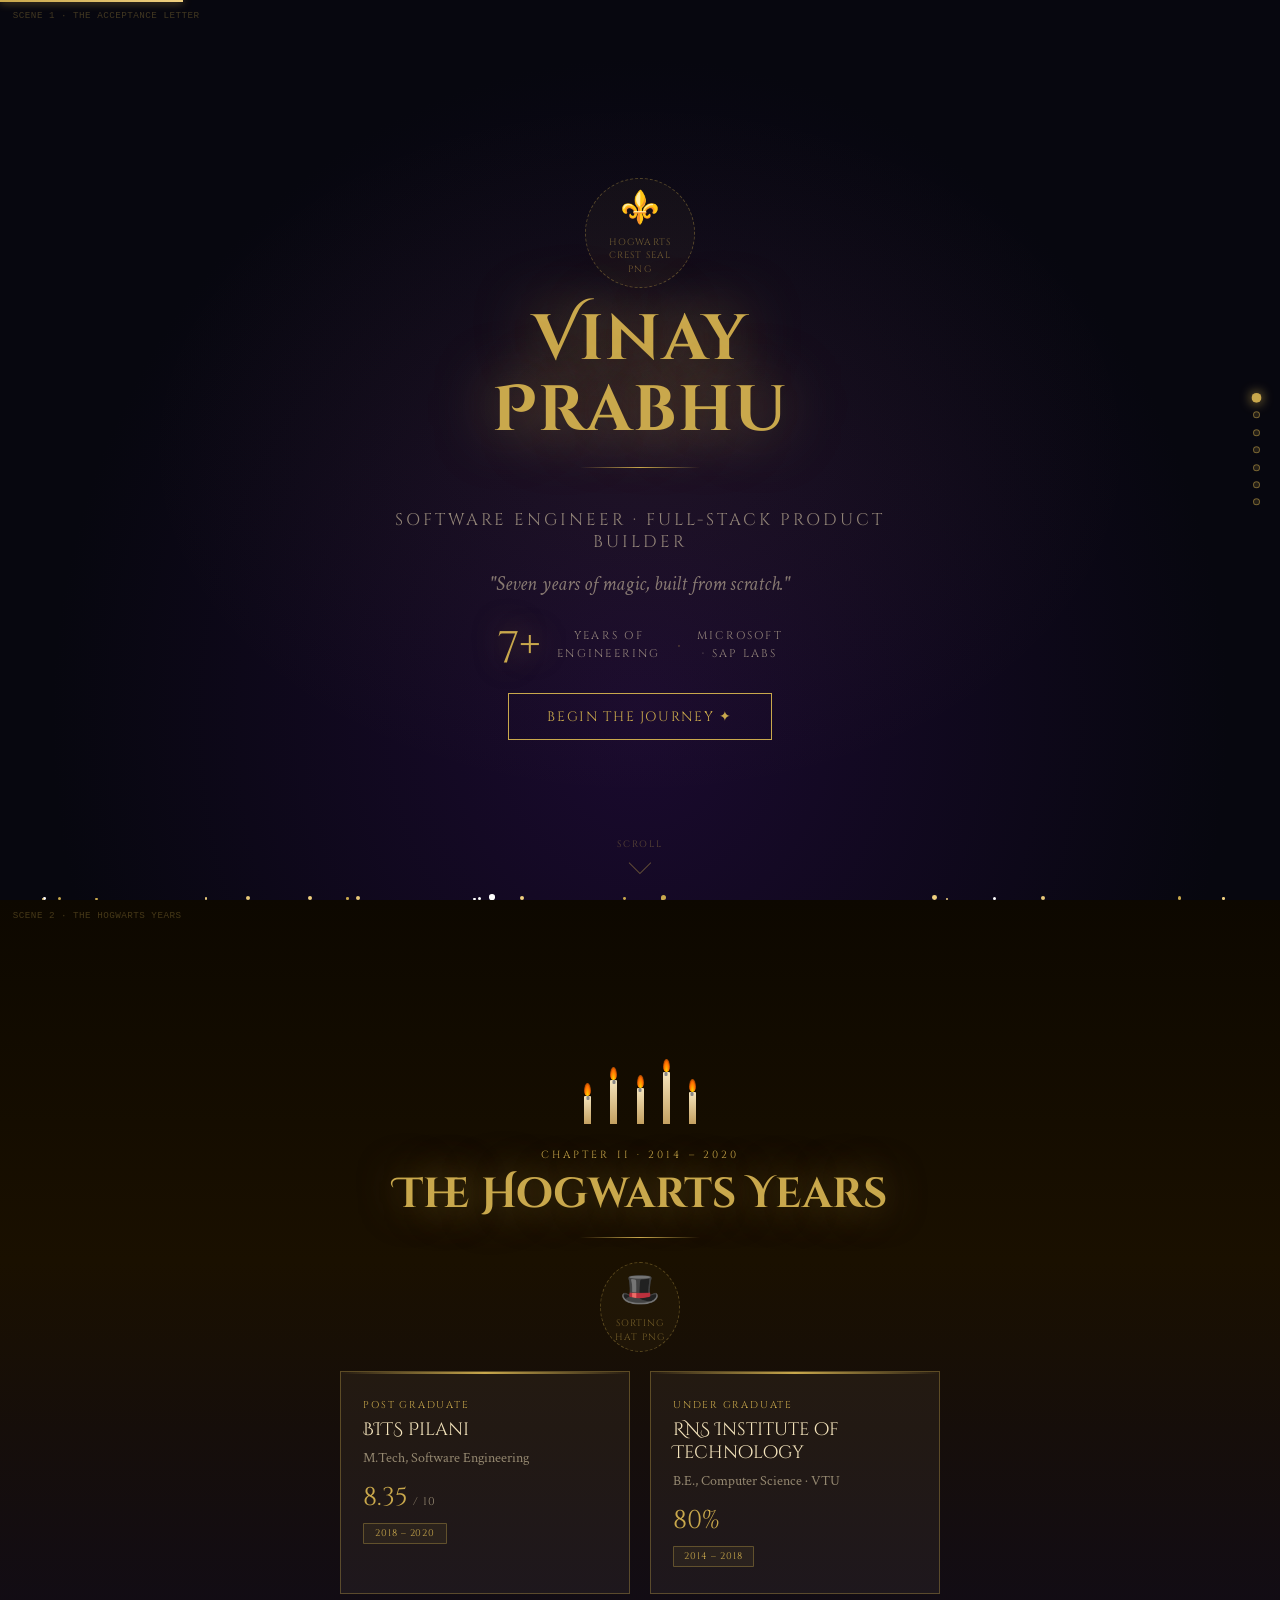
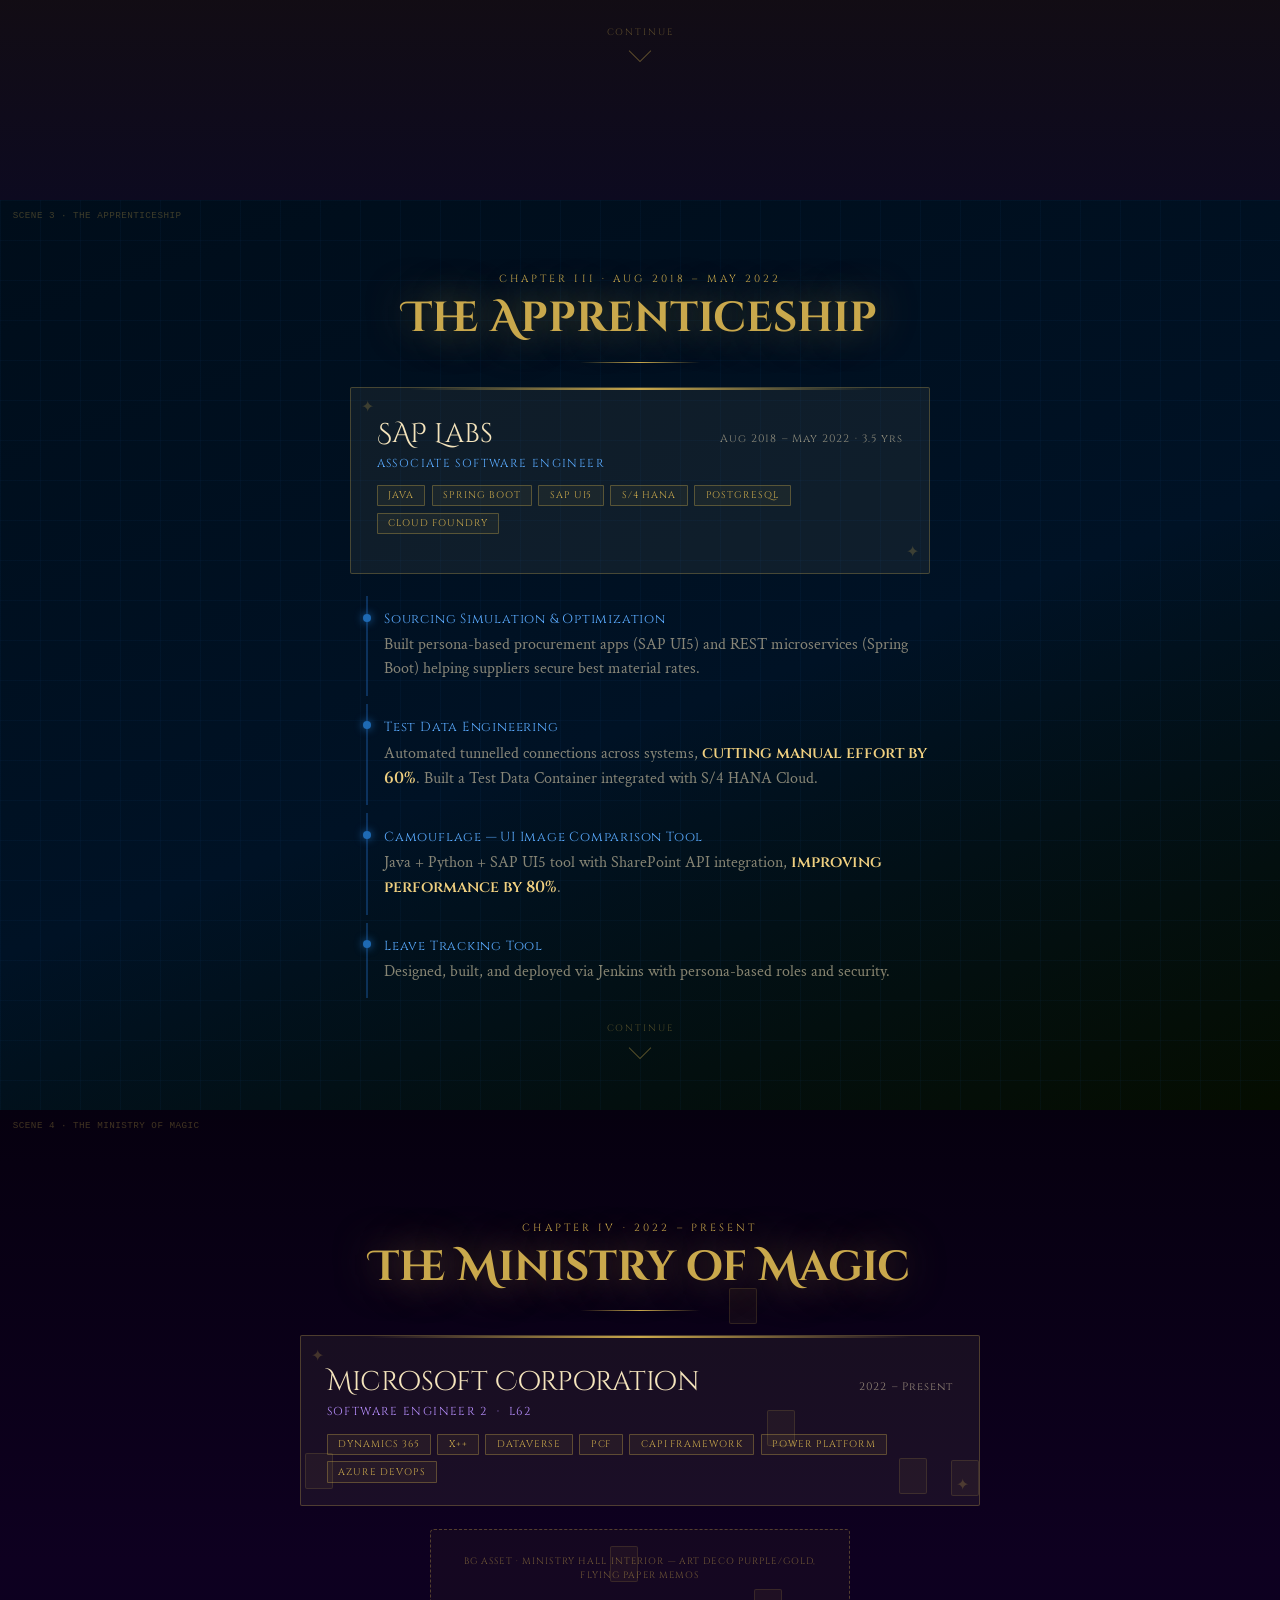
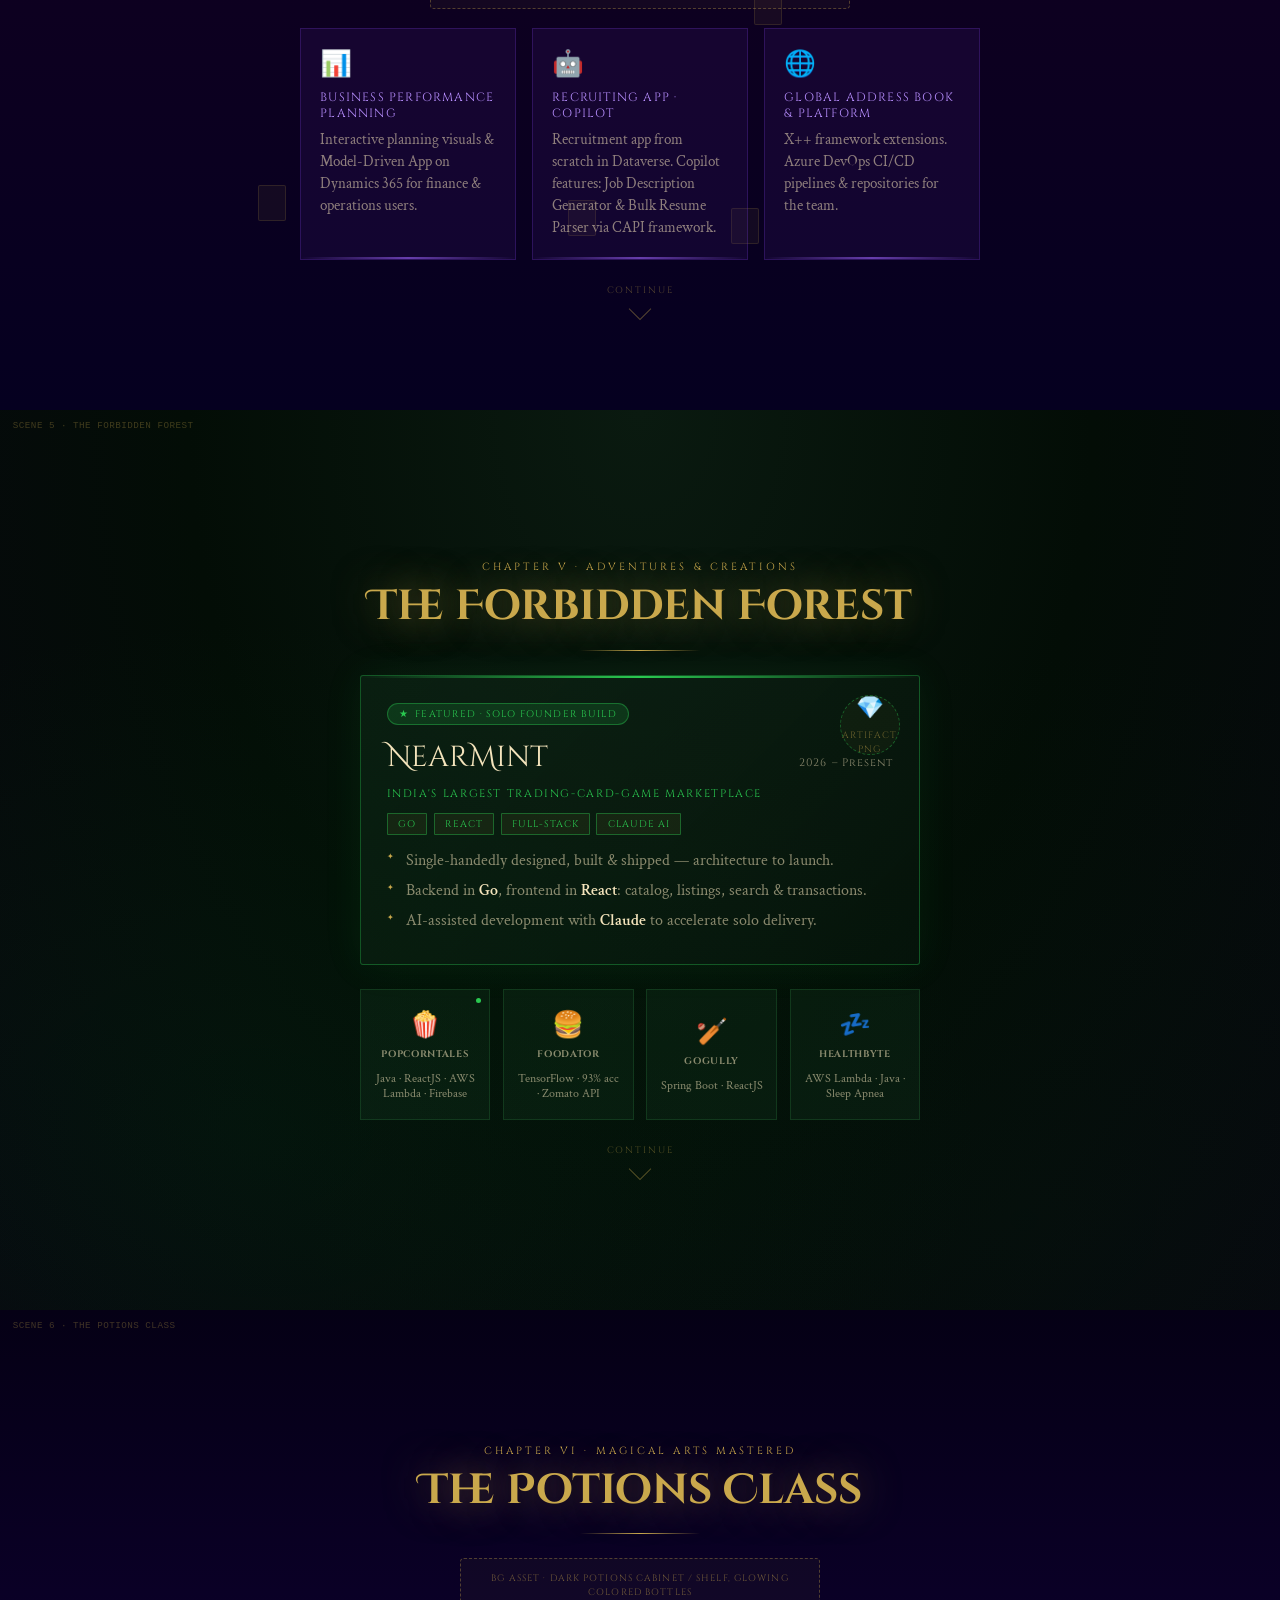
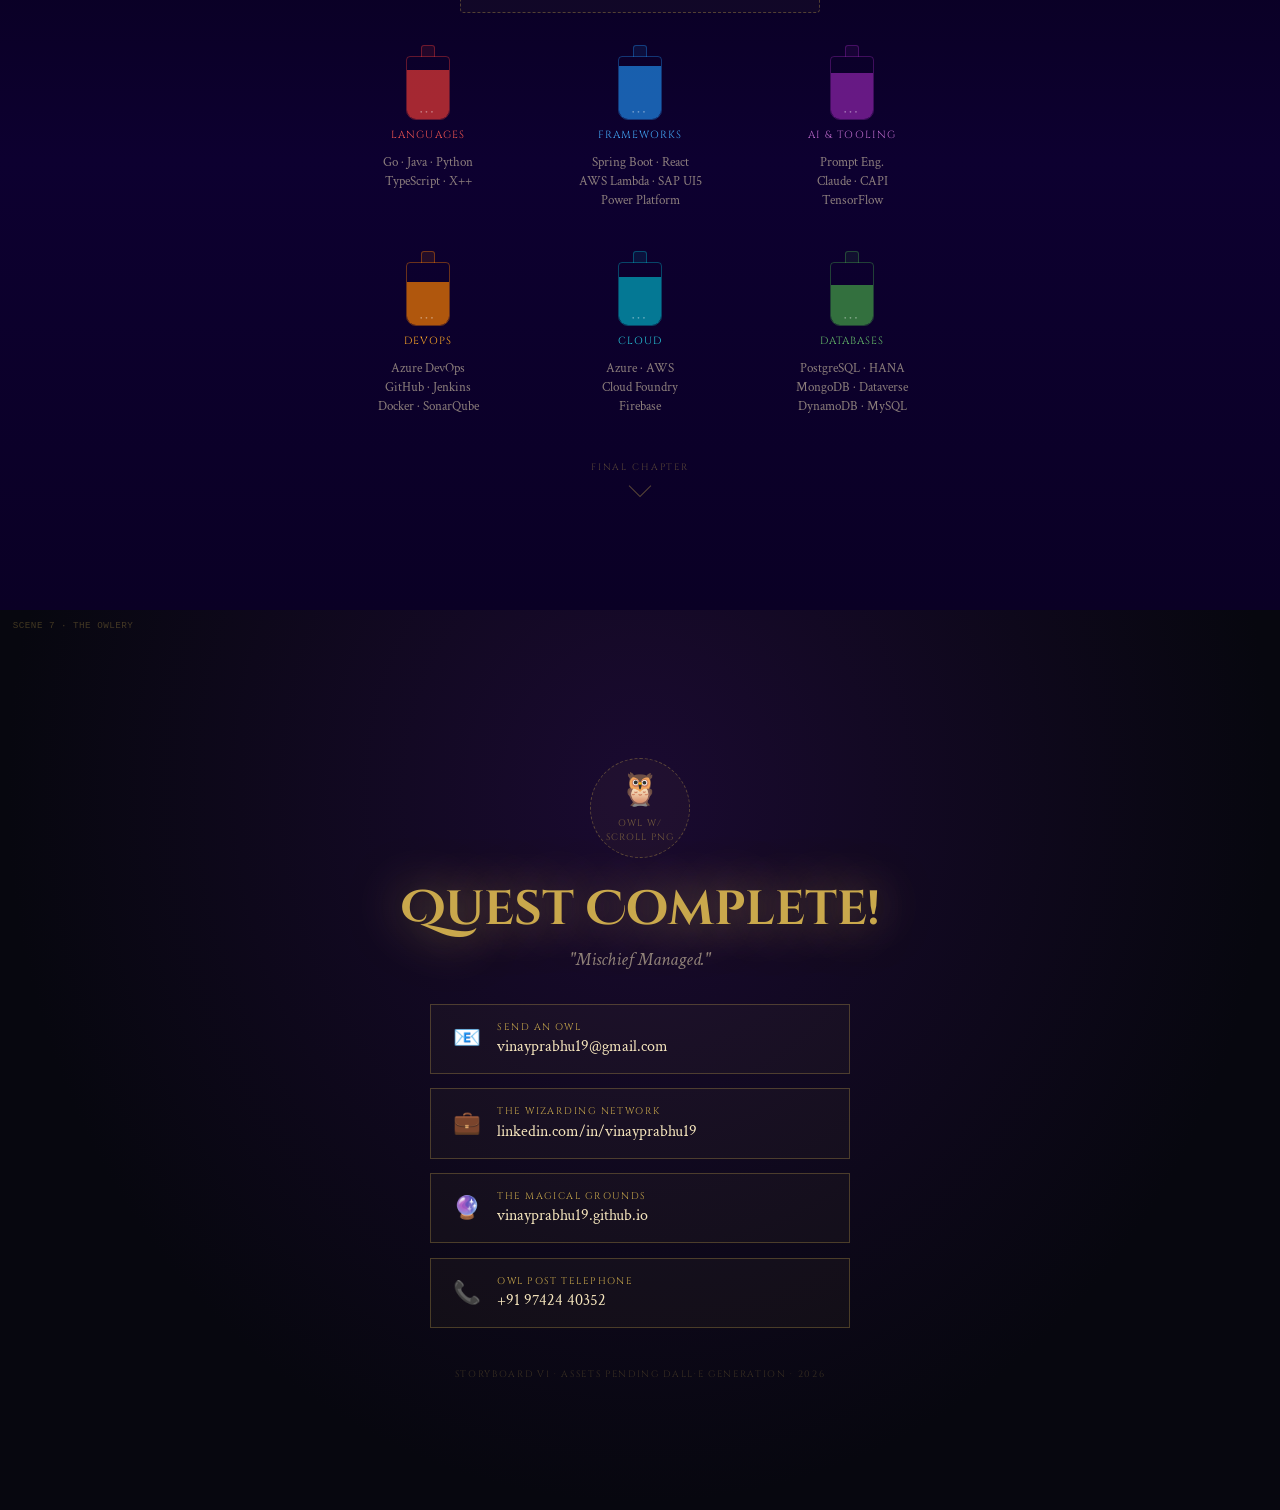
<file: storyboard.html>
<!DOCTYPE html>
<html lang="en">
<head>
<meta charset="UTF-8">
<meta name="viewport" content="width=device-width, initial-scale=1.0">
<title>Vinay Prabhu · The Magical Resume — Storyboard</title>
<link rel="preconnect" href="https://fonts.googleapis.com">
<link rel="preconnect" href="https://fonts.gstatic.com" crossorigin>
<link href="https://fonts.googleapis.com/css2?family=Cinzel+Decorative:wght@400;700;900&family=Cinzel:wght@400;500;600&family=Crimson+Text:ital,wght@0,400;0,600;1,400&display=swap" rel="stylesheet">

<style>
/* ═══════════════════════════════════════════
   TOKENS
═══════════════════════════════════════════ */
:root {
  --void:        #07070f;
  --gold:        #c9a84c;
  --gold-bright: #f0d080;
  --gold-dim:    rgba(201,168,76,0.25);
  --parchment:   #f4e4bc;
  --parchment-m: rgba(244,228,188,0.55);
  --crimson:     #8b0000;
  --azure:       #1e4b8f;
  --forest:      #1a472a;
  --purple:      #3d1a6e;

  --f-title: 'Cinzel Decorative', serif;
  --f-head:  'Cinzel', serif;
  --f-body:  'Crimson Text', serif;

  --ease-out: cubic-bezier(0.16, 1, 0.3, 1);
  --ease-in:  cubic-bezier(0.7, 0, 0.84, 0);
}

/* ═══════════════════════════════════════════
   RESET
═══════════════════════════════════════════ */
*, *::before, *::after { box-sizing: border-box; margin: 0; padding: 0; }
html {
  scroll-snap-type: y mandatory;
  overflow-y: scroll;
  scroll-behavior: smooth;
  scrollbar-width: thin;
  scrollbar-color: var(--gold-dim) transparent;
}
body {
  font-family: var(--f-body);
  background: var(--void);
  color: var(--parchment);
  overscroll-behavior: none;
}
a { color: inherit; text-decoration: none; }

/* ═══════════════════════════════════════════
   GLOBAL STARS LAYER
═══════════════════════════════════════════ */
#stars-layer {
  position: fixed; inset: 0;
  pointer-events: none; z-index: 0;
}
.star {
  position: absolute; border-radius: 50%; background: #fff;
  animation: twinkle var(--d,2s) ease-in-out infinite alternate;
  animation-delay: var(--dl,0s);
}
@keyframes twinkle {
  from { opacity: .05; transform: scale(.7); }
  to   { opacity: 1;   transform: scale(1.3); }
}

/* ═══════════════════════════════════════════
   PROGRESS BAR
═══════════════════════════════════════════ */
#progress {
  position: fixed; top: 0; left: 0; height: 2px;
  background: linear-gradient(90deg, var(--gold), var(--gold-bright));
  box-shadow: 0 0 8px var(--gold);
  z-index: 900; width: 0%;
  transition: width .4s var(--ease-out);
}

/* ═══════════════════════════════════════════
   NAV DOTS
═══════════════════════════════════════════ */
#nav-dots {
  position: fixed; right: 1.25rem; top: 50%;
  transform: translateY(-50%);
  display: flex; flex-direction: column; gap: .65rem;
  z-index: 900;
}
.dot {
  width: 7px; height: 7px; border-radius: 50%;
  border: 1px solid rgba(201,168,76,.5);
  background: rgba(201,168,76,.15);
  cursor: pointer;
  transition: all .3s ease;
  position: relative;
}
.dot.active {
  background: var(--gold);
  box-shadow: 0 0 8px var(--gold);
  transform: scale(1.4);
}
.dot::before {
  content: attr(data-label);
  position: absolute; right: 1.4rem; top: 50%;
  transform: translateY(-50%);
  font-family: var(--f-head); font-size: .6rem;
  letter-spacing: .12em; text-transform: uppercase;
  color: var(--gold); white-space: nowrap;
  opacity: 0; pointer-events: none;
  transition: opacity .2s;
}
.dot:hover::before { opacity: 1; }
@media (max-width: 480px) {
  #nav-dots { right: .6rem; }
  .dot { width: 5px; height: 5px; }
}

/* ═══════════════════════════════════════════
   SCENE BASE
═══════════════════════════════════════════ */
.scene {
  position: relative;
  min-height: 100vh; width: 100%;
  scroll-snap-align: start;
  display: flex; flex-direction: column;
  align-items: center; justify-content: center;
  overflow: hidden;
  padding: clamp(4rem,8vh,6rem) clamp(1rem,5vw,3rem) clamp(3rem,6vh,5rem);
}
.scene > * { position: relative; z-index: 2; }
.scene-bg {
  position: absolute; inset: 0; z-index: 0;
  pointer-events: none;
}

/* Chapter label */
.chapter-label {
  font-family: var(--f-head);
  font-size: .65rem; letter-spacing: .3em;
  text-transform: uppercase;
  color: var(--gold); opacity: .7;
  text-align: center; margin-bottom: .5rem;
}
.scene-title {
  font-family: var(--f-title);
  font-size: clamp(1.4rem, 4.5vw, 2.6rem);
  color: var(--gold);
  text-align: center; line-height: 1.2;
  text-shadow: 0 0 40px rgba(201,168,76,.5);
  margin-bottom: .5rem;
}
.gold-rule {
  width: 120px; height: 1px;
  background: linear-gradient(to right, transparent, var(--gold), transparent);
  margin: .6rem auto 1.5rem;
}

/* ═══════════════════════════════════════════
   ASSET PLACEHOLDER
═══════════════════════════════════════════ */
.asset {
  border: 1.5px dashed rgba(201,168,76,.35);
  background: rgba(201,168,76,.04);
  border-radius: 4px;
  display: flex; flex-direction: column;
  align-items: center; justify-content: center;
  gap: .4rem; text-align: center;
  padding: .8rem;
}
.asset .asset-emoji { font-size: 2rem; }
.asset .asset-label {
  font-family: var(--f-head); font-size: .58rem;
  letter-spacing: .12em; text-transform: uppercase;
  color: rgba(201,168,76,.5); line-height: 1.5;
}

/* ═══════════════════════════════════════════
   REVEAL ANIMATIONS (triggered by IntersectionObserver)
═══════════════════════════════════════════ */
.reveal {
  opacity: 0; transform: translateY(28px);
  transition: opacity .7s var(--ease-out), transform .7s var(--ease-out);
}
.reveal.visible { opacity: 1; transform: translateY(0); }
.reveal-scale {
  opacity: 0; transform: scale(.9);
  transition: opacity .6s var(--ease-out), transform .6s var(--ease-out);
}
.reveal-scale.visible { opacity: 1; transform: scale(1); }

/* Stagger delays */
.d1 { transition-delay: .1s; }
.d2 { transition-delay: .2s; }
.d3 { transition-delay: .3s; }
.d4 { transition-delay: .4s; }
.d5 { transition-delay: .5s; }
.d6 { transition-delay: .6s; }

/* ═══════════════════════════════════════════
   FLOATING ANIMATION
═══════════════════════════════════════════ */
@keyframes float {
  0%,100% { transform: translateY(0) rotate(-1.5deg); }
  50%      { transform: translateY(-18px) rotate(1.5deg); }
}
@keyframes float-slow {
  0%,100% { transform: translateY(0); }
  50%      { transform: translateY(-10px); }
}
@keyframes glow-pulse {
  from { filter: drop-shadow(0 0 8px rgba(201,168,76,.3)); }
  to   { filter: drop-shadow(0 0 28px rgba(201,168,76,.85)); }
}
@keyframes rise {
  0%   { transform: translateY(0) scale(0); opacity: 0; }
  20%  { opacity: .85; }
  100% { transform: translateY(-80vh) scale(1.2); opacity: 0; }
}

/* ═══════════════════════════════════════════
   CANDLE COMPONENT
═══════════════════════════════════════════ */
.candle-group {
  display: flex; align-items: flex-end; gap: 1.2rem;
  justify-content: center; margin-bottom: 1.5rem;
}
.candle {
  display: flex; flex-direction: column; align-items: center;
  animation: float-slow var(--cd,3s) ease-in-out infinite;
  animation-delay: var(--cdl,0s);
}
.candle-flame {
  width: 7px; height: 13px;
  background: radial-gradient(ellipse at 50% 100%, #ffd700 0%, #ff6b00 55%, transparent 100%);
  border-radius: 50% 50% 50% 50% / 60% 60% 40% 40%;
  animation: flicker .25s ease-in-out infinite alternate;
  position: relative;
}
.candle-flame::after {
  content: '';
  position: absolute; bottom: -4px; left: 50%; transform: translateX(-50%);
  width: 3px; height: 4px; background: #888; border-radius: 1px;
}
@keyframes flicker {
  from { transform: scaleX(1) scaleY(1); }
  to   { transform: scaleX(.8) scaleY(1.15); }
}
.candle-body {
  width: 7px; height: var(--ch, 36px);
  background: linear-gradient(to bottom, #f4e4bc, #c4a060);
  border-radius: 1px 1px 0 0;
}

/* ═══════════════════════════════════════════
   PARCHMENT CARD
═══════════════════════════════════════════ */
.parchment {
  background: rgba(244,228,188,.06);
  border: 1px solid rgba(201,168,76,.3);
  border-radius: 2px; padding: 1.4rem 1.6rem;
  position: relative;
}
.parchment::before, .parchment::after {
  content: '✦';
  position: absolute; font-size: 1rem; color: var(--gold-dim);
}
.parchment::before { top: .6rem; left: .6rem; }
.parchment::after  { bottom: .6rem; right: .6rem; }
.parchment-top-rule {
  position: absolute; top: 0; left: 10%; right: 10%; height: 2px;
  background: linear-gradient(to right, transparent, var(--gold), transparent);
}

/* Tag chips */
.chip {
  display: inline-block;
  padding: .2rem .65rem;
  border: 1px solid rgba(201,168,76,.35);
  background: rgba(201,168,76,.07);
  font-family: var(--f-head); font-size: .6rem;
  letter-spacing: .1em; text-transform: uppercase;
  color: var(--gold); border-radius: 1px;
}
.chips { display: flex; flex-wrap: wrap; gap: .4rem; margin-top: .8rem; }

/* Metric highlight */
.metric {
  color: var(--gold-bright); font-weight: 600;
  font-family: var(--f-head);
}

/* ═══════════════════════════════════════════
   SCROLL HINT
═══════════════════════════════════════════ */
.scroll-hint {
  position: absolute; bottom: 1.8rem; left: 50%;
  transform: translateX(-50%);
  display: flex; flex-direction: column; align-items: center; gap: .35rem;
  cursor: pointer; animation: float-slow 2.5s ease-in-out infinite; z-index: 5;
}
.scroll-hint span {
  font-family: var(--f-head); font-size: .58rem;
  letter-spacing: .2em; text-transform: uppercase;
  color: rgba(201,168,76,.4);
}
.scroll-hint .chevron {
  width: 16px; height: 16px;
  border-right: 1.5px solid rgba(201,168,76,.4);
  border-bottom: 1.5px solid rgba(201,168,76,.4);
  transform: rotate(45deg);
}

/* ═══════════════════════════════════════════
   STORYBOARD ANNOTATIONS (dev labels)
═══════════════════════════════════════════ */
.sb {
  position: absolute; top: .6rem; left: .8rem;
  font-family: monospace; font-size: .58rem;
  color: rgba(201,168,76,.3); letter-spacing: .05em;
  pointer-events: none; z-index: 10;
}

/* ═══════════════════════════════════════════
   SCENE 1 — THE ACCEPTANCE LETTER (INTRO)
═══════════════════════════════════════════ */
#s-intro {
  background: radial-gradient(ellipse at 50% 80%, #1a0a2e 0%, var(--void) 65%);
}
#s-intro::after {
  content: '';
  position: absolute; inset: 0;
  background: radial-gradient(ellipse at 50% 50%, rgba(201,168,76,.06) 0%, transparent 55%);
  z-index: 1; pointer-events: none;
}
#particles-layer {
  position: absolute; inset: 0; pointer-events: none; z-index: 1;
}
.p-dot {
  position: absolute;
  border-radius: 50%;
  animation: rise linear infinite;
}
.intro-wrap {
  display: flex; flex-direction: column; align-items: center;
  gap: 1.1rem; max-width: 520px; text-align: center;
}
.seal-wrap {
  animation: float 5s ease-in-out infinite, glow-pulse 3s ease-in-out infinite alternate;
}
.intro-name {
  font-family: var(--f-title);
  font-size: clamp(2rem, 7vw, 4rem);
  color: var(--gold);
  text-shadow: 0 0 60px rgba(201,168,76,.7);
  line-height: 1.1; letter-spacing: .02em;
}
.intro-role {
  font-family: var(--f-head);
  font-size: clamp(.85rem, 2vw, 1.05rem);
  letter-spacing: .18em; text-transform: uppercase;
  color: var(--parchment-m);
}
.intro-tagline {
  font-family: var(--f-body); font-style: italic;
  font-size: clamp(1rem, 2.2vw, 1.25rem);
  color: rgba(244,228,188,.5);
}
.cta {
  margin-top: .5rem;
  padding: .85rem 2.4rem;
  border: 1.5px solid var(--gold);
  background: transparent;
  color: var(--gold); font-family: var(--f-head);
  font-size: .85rem; letter-spacing: .12em;
  text-transform: uppercase; cursor: pointer;
  transition: all .3s ease;
  animation: pulse-ring 2.5s ease-in-out infinite;
}
.cta:hover { background: var(--gold); color: var(--void); }
@keyframes pulse-ring {
  0%,100% { box-shadow: 0 0 0 0 rgba(201,168,76,.35); }
  50%      { box-shadow: 0 0 0 10px rgba(201,168,76,0); }
}

/* ═══════════════════════════════════════════
   SCENE 2 — HOGWARTS YEARS (EDUCATION)
═══════════════════════════════════════════ */
#s-education {
  background: linear-gradient(180deg, #0d0800 0%, #1a1000 40%, #0d0a20 100%);
}
.edu-grid {
  display: grid; grid-template-columns: 1fr 1fr; gap: 1.2rem;
  max-width: 600px; width: 100%;
}
@media (max-width: 520px) { .edu-grid { grid-template-columns: 1fr; } }
.edu-scroll {
  padding: 1.6rem 1.4rem;
  background: rgba(244,228,188,.05);
  border: 1px solid rgba(201,168,76,.35);
  position: relative; overflow: hidden;
}
.edu-scroll::before {
  content: '';
  position: absolute; top: 0; left: 0; right: 0; height: 2px;
  background: linear-gradient(to right, transparent, var(--gold), transparent);
}
.edu-degree {
  font-family: var(--f-head); font-size: .62rem;
  letter-spacing: .18em; text-transform: uppercase;
  color: var(--gold); margin-bottom: .4rem;
}
.edu-school {
  font-family: var(--f-title); font-size: clamp(.9rem, 2.2vw, 1.15rem);
  color: var(--parchment); line-height: 1.25; margin-bottom: .4rem;
}
.edu-sub {
  font-family: var(--f-body); font-size: .9rem;
  color: var(--parchment-m);
}
.edu-score {
  font-family: var(--f-head); font-size: 1.6rem;
  color: var(--gold); margin-top: .8rem;
}
.edu-score small { font-size: .7rem; letter-spacing: .1em; color: var(--parchment-m); }

/* ═══════════════════════════════════════════
   SCENE 3 — THE APPRENTICESHIP (SAP LABS)
═══════════════════════════════════════════ */
#s-sap {
  background: linear-gradient(160deg, #000d1a 0%, #001225 55%, #050d00 100%);
}
/* Blueprint grid overlay */
#s-sap .scene-bg {
  background-image:
    linear-gradient(rgba(30,100,180,.06) 1px, transparent 1px),
    linear-gradient(90deg, rgba(30,100,180,.06) 1px, transparent 1px);
  background-size: 40px 40px;
}
.timeline-item {
  display: flex; gap: 1rem; align-items: flex-start;
  max-width: 580px; width: 100%;
  padding: .9rem 1rem;
  border-left: 2px solid rgba(30,100,180,.4);
  margin-left: 1rem; position: relative;
}
.timeline-item::before {
  content: '';
  position: absolute; left: -5px; top: 1.1rem;
  width: 8px; height: 8px; border-radius: 50%;
  background: #1e6ab4;
  box-shadow: 0 0 8px #1e6ab4;
}
.tl-title {
  font-family: var(--f-head); font-size: .82rem;
  letter-spacing: .06em; color: #5aabff;
  margin-bottom: .3rem;
}
.tl-desc {
  font-family: var(--f-body); font-size: 1rem;
  color: var(--parchment-m); line-height: 1.5;
}

/* ═══════════════════════════════════════════
   SCENE 4 — THE MINISTRY (MICROSOFT)
═══════════════════════════════════════════ */
#s-microsoft {
  background: linear-gradient(180deg, #06000f 0%, #0e0020 50%, #050020 100%);
}
/* Flying memos */
.memo {
  position: absolute; width: 28px; height: 36px;
  background: rgba(201,168,76,.06);
  border: 1px solid rgba(201,168,76,.15);
  border-radius: 2px;
  animation: fly-memo linear infinite;
  pointer-events: none; z-index: 1;
}
@keyframes fly-memo {
  0%   { transform: translate(0,0) rotate(0deg); opacity: 0; }
  10%  { opacity: .7; }
  90%  { opacity: .5; }
  100% { transform: translate(var(--mx), var(--my)) rotate(var(--mr,30deg)); opacity: 0; }
}
.dept-grid {
  display: grid; grid-template-columns: repeat(3,1fr); gap: 1rem;
  max-width: 680px; width: 100%;
}
@media (max-width: 580px) {
  .dept-grid { grid-template-columns: 1fr; }
}
.dept-card {
  background: rgba(61,26,110,.2);
  border: 1px solid rgba(120,60,220,.25);
  padding: 1.2rem;
  position: relative; overflow: hidden;
  transition: border-color .3s, transform .3s;
}
.dept-card:hover {
  border-color: rgba(120,60,220,.6);
  transform: translateY(-4px);
}
.dept-card::before {
  content: '';
  position: absolute; bottom: 0; left: 0; right: 0; height: 2px;
  background: linear-gradient(to right, transparent, rgba(160,100,255,.6), transparent);
}
.dept-icon { font-size: 1.6rem; margin-bottom: .5rem; }
.dept-name {
  font-family: var(--f-head); font-size: .75rem;
  letter-spacing: .1em; text-transform: uppercase;
  color: #b88fff; margin-bottom: .5rem;
}
.dept-desc {
  font-family: var(--f-body); font-size: .92rem;
  color: var(--parchment-m); line-height: 1.5;
}

/* ═══════════════════════════════════════════
   SCENE 5 — THE FORBIDDEN FOREST (PROJECTS)
═══════════════════════════════════════════ */
#s-projects {
  background: radial-gradient(ellipse at 50% 0%, #0a1a10 0%, #030d06 50%, var(--void) 100%);
}
/* Mist */
#s-projects .scene-bg {
  background: radial-gradient(ellipse at 20% 80%, rgba(0,80,30,.15) 0%, transparent 50%),
              radial-gradient(ellipse at 80% 90%, rgba(0,60,20,.1) 0%, transparent 50%);
}
/* NearMint featured */
.nearmint-card {
  max-width: 560px; width: 100%;
  background: linear-gradient(135deg, rgba(26,71,42,.25) 0%, rgba(10,26,16,.4) 100%);
  border: 1px solid rgba(42,200,80,.35);
  border-radius: 3px; padding: 1.6rem;
  position: relative; overflow: hidden;
  margin-bottom: 1.5rem;
  box-shadow: 0 0 40px rgba(42,200,80,.08);
  transition: box-shadow .4s, border-color .4s;
}
.nearmint-card:hover {
  box-shadow: 0 0 60px rgba(42,200,80,.18);
  border-color: rgba(42,200,80,.6);
}
.nearmint-card::before {
  content: '';
  position: absolute; top: 0; left: 0; right: 0; height: 2px;
  background: linear-gradient(to right, transparent, #2ac850, transparent);
}
.nearmint-badge {
  display: inline-flex; align-items: center; gap: .4rem;
  padding: .22rem .7rem;
  background: rgba(42,200,80,.15);
  border: 1px solid rgba(42,200,80,.4);
  border-radius: 20px;
  font-family: var(--f-head); font-size: .6rem;
  letter-spacing: .12em; text-transform: uppercase;
  color: #2ac850; margin-bottom: .8rem;
}
.nearmint-badge::before { content: '★'; }
.nearmint-title {
  font-family: var(--f-title); font-size: clamp(1.3rem,4vw,1.8rem);
  color: var(--parchment); margin-bottom: .3rem;
}
.nearmint-role {
  font-family: var(--f-head); font-size: .68rem;
  letter-spacing: .15em; text-transform: uppercase;
  color: #2ac850; margin-bottom: .8rem;
}
.proj-grid {
  display: grid; grid-template-columns: repeat(2,1fr); gap: .8rem;
  max-width: 560px; width: 100%;
}
@media (min-width: 580px) { .proj-grid { grid-template-columns: repeat(4,1fr); } }
.proj-orb {
  aspect-ratio: 1; display: flex; flex-direction: column;
  align-items: center; justify-content: center; gap: .4rem;
  background: rgba(26,71,42,.2);
  border: 1px solid rgba(42,120,60,.3);
  padding: .8rem; cursor: default;
  transition: all .3s ease; text-align: center;
  position: relative; overflow: hidden;
}
.proj-orb::before {
  content: '';
  position: absolute; inset: 0;
  background: radial-gradient(ellipse at 50% 110%, rgba(42,200,80,.12), transparent 65%);
  opacity: 0; transition: opacity .3s;
}
.proj-orb:hover::before { opacity: 1; }
.proj-orb:hover { border-color: rgba(42,200,80,.55); transform: scale(1.04); }
.proj-orb .p-emoji { font-size: 1.6rem; }
.proj-orb h3 {
  font-family: var(--f-head); font-size: .6rem;
  letter-spacing: .07em; text-transform: uppercase;
  color: var(--parchment-m);
}
.proj-orb .live-dot {
  position: absolute; top: .5rem; right: .5rem;
  width: 5px; height: 5px; border-radius: 50%;
  background: #2ac850;
  box-shadow: 0 0 0 0 rgba(42,200,80,.4);
  animation: pulse-dot 2.5s ease-in-out infinite;
}
@keyframes pulse-dot {
  0%,100% { box-shadow: 0 0 0 0 rgba(42,200,80,.4); }
  50%      { box-shadow: 0 0 0 5px rgba(42,200,80,0); }
}

/* ═══════════════════════════════════════════
   SCENE 6 — THE POTIONS CLASS (SKILLS)
═══════════════════════════════════════════ */
#s-skills {
  background: linear-gradient(180deg, #050015 0%, #0d0030 50%, #0a0025 100%);
}
.potions-grid {
  display: grid;
  grid-template-columns: repeat(3,1fr);
  gap: 1rem; max-width: 620px; width: 100%;
}
@media (max-width: 460px) { .potions-grid { grid-template-columns: repeat(2,1fr); } }
.potion {
  display: flex; flex-direction: column; align-items: center; gap: .5rem;
  text-align: center; cursor: default;
  transition: transform .3s ease;
  padding: .8rem;
}
.potion:hover { transform: translateY(-8px); }
.potion-bottle {
  width: 44px; height: 64px;
  border-radius: 4px 4px 10px 10px;
  border: 1px solid;
  position: relative; overflow: hidden;
}
.potion-bottle::before {
  content: '';
  position: absolute; bottom: 0; left: 0; right: 0;
  height: var(--fill, 70%);
  background: var(--color);
  opacity: .7;
  animation: bubble-fill 4s ease-in-out infinite alternate;
}
.potion-bottle::after {
  content: '●●●';
  position: absolute; bottom: 5px; left: 0; right: 0;
  text-align: center; font-size: 4px; letter-spacing: 3px;
  color: rgba(255,255,255,.4);
  animation: bubbles .8s ease-in-out infinite alternate;
}
@keyframes bubble-fill {
  from { height: var(--fill); }
  to   { height: calc(var(--fill) + 8%); }
}
@keyframes bubbles {
  from { transform: translateY(0); }
  to   { transform: translateY(-4px); }
}
.potion-neck {
  width: 14px; height: 12px;
  background: rgba(255,255,255,.06);
  border: 1px solid; border-bottom: none;
  border-radius: 3px 3px 0 0;
  margin-bottom: -1px;
}
.potion-wrap { display: flex; flex-direction: column; align-items: center; }
.potion-name {
  font-family: var(--f-head); font-size: .65rem;
  letter-spacing: .1em; text-transform: uppercase;
  margin-bottom: .15rem;
}
.potion-vals {
  font-family: var(--f-body); font-size: .82rem;
  color: var(--parchment-m); line-height: 1.45;
}

/* Potion colors */
.p-red    { --color: #e53935; border-color: rgba(229,57,53,.4); }
.p-blue   { --color: #1e88e5; border-color: rgba(30,136,229,.4); }
.p-purple { --color: #8e24aa; border-color: rgba(142,36,170,.4); }
.p-orange { --color: #f57c00; border-color: rgba(245,124,0,.4); }
.p-cyan   { --color: #00acc1; border-color: rgba(0,172,193,.4); }
.p-green  { --color: #43a047; border-color: rgba(67,160,71,.4); }

.p-neck-red    { border-color: rgba(229,57,53,.4);   background: rgba(229,57,53,.1); }
.p-neck-blue   { border-color: rgba(30,136,229,.4);  background: rgba(30,136,229,.1); }
.p-neck-purple { border-color: rgba(142,36,170,.4);  background: rgba(142,36,170,.1); }
.p-neck-orange { border-color: rgba(245,124,0,.4);   background: rgba(245,124,0,.1); }
.p-neck-cyan   { border-color: rgba(0,172,193,.4);   background: rgba(0,172,193,.1); }
.p-neck-green  { border-color: rgba(67,160,71,.4);   background: rgba(67,160,71,.1); }

.p-name-red    { color: #ef5350; }
.p-name-blue   { color: #42a5f5; }
.p-name-purple { color: #ba68c8; }
.p-name-orange { color: #ffa726; }
.p-name-cyan   { color: #26c6da; }
.p-name-green  { color: #66bb6a; }

/* ═══════════════════════════════════════════
   SCENE 7 — THE OWLERY (CONTACT)
═══════════════════════════════════════════ */
#s-contact {
  background: radial-gradient(ellipse at 50% 20%, #1a0a30 0%, var(--void) 70%);
}
.fireworks {
  position: absolute; inset: 0;
  pointer-events: none; z-index: 1; overflow: hidden;
}
.fw {
  position: absolute; border-radius: 50%;
  animation: fw-burst var(--fd, 2s) ease-out var(--fdl,0s) infinite;
  opacity: 0;
}
@keyframes fw-burst {
  0%  { transform: translate(0,0) scale(0); opacity: 1; }
  80% { opacity: .4; }
  100%{ transform: translate(var(--fx),var(--fy)) scale(1.2); opacity: 0; }
}
.win-title {
  font-family: var(--f-title);
  font-size: clamp(1.6rem, 5.5vw, 3rem);
  color: var(--gold);
  text-shadow: 0 0 50px rgba(201,168,76,.8);
  text-align: center; margin-bottom: .3rem;
  animation: glow-pulse 2.5s ease-in-out infinite alternate;
}
.win-sub {
  font-family: var(--f-body); font-style: italic;
  font-size: clamp(.95rem, 2.2vw, 1.2rem);
  color: var(--parchment-m); text-align: center; margin-bottom: 2rem;
}
.contact-stack { display: flex; flex-direction: column; gap: .9rem; max-width: 420px; width: 100%; }
.contact-link {
  display: flex; align-items: center; gap: 1rem;
  padding: 1rem 1.4rem;
  border: 1px solid rgba(201,168,76,.3);
  background: rgba(201,168,76,.04);
  transition: all .3s var(--ease-out);
}
.contact-link:hover {
  border-color: var(--gold);
  background: rgba(201,168,76,.1);
  transform: translateX(8px);
}
.contact-link .ci { font-size: 1.4rem; flex-shrink: 0; }
.contact-link .cl {
  font-family: var(--f-head); font-size: .6rem;
  letter-spacing: .15em; text-transform: uppercase;
  color: var(--gold); display: block; margin-bottom: .15rem;
}
.contact-link .cv {
  font-family: var(--f-body); font-size: 1rem;
  color: var(--parchment);
}

/* ═══════════════════════════════════════════
   YEARS-OF-MAGIC BANNER (Scene 1)
═══════════════════════════════════════════ */
.years-strip {
  display: flex; align-items: center; gap: 1rem;
  justify-content: center; margin-top: .5rem;
}
.years-num {
  font-family: var(--f-title); font-size: 2.8rem;
  color: var(--gold); line-height: 1;
  text-shadow: 0 0 30px rgba(201,168,76,.6);
}
.years-txt {
  font-family: var(--f-head); font-size: .7rem;
  letter-spacing: .2em; text-transform: uppercase;
  color: var(--parchment-m); line-height: 1.6;
}

/* ═══════════════════════════════════════════
   COMPANY HEADER ROW
═══════════════════════════════════════════ */
.company-row {
  display: flex; align-items: baseline; justify-content: space-between;
  flex-wrap: wrap; gap: .4rem; margin-bottom: .25rem;
}
.company-name {
  font-family: var(--f-title);
  font-size: clamp(1.2rem, 3.5vw, 1.7rem);
  color: var(--parchment);
}
.company-dates {
  font-family: var(--f-head); font-size: .68rem;
  letter-spacing: .1em; color: var(--parchment-m);
}
.company-role {
  font-family: var(--f-head); font-size: .72rem;
  letter-spacing: .12em; text-transform: uppercase;
  margin-bottom: .9rem;
}
.bullet-list {
  list-style: none; padding: 0; margin-top: .6rem;
}
.bullet-list li {
  font-family: var(--f-body); font-size: 1rem;
  color: var(--parchment-m); line-height: 1.6;
  padding-left: 1.2rem; position: relative; margin-bottom: .3rem;
}
.bullet-list li::before {
  content: '✦';
  position: absolute; left: 0; font-size: .5rem;
  color: var(--gold); top: .45em;
}
.bullet-list li b { color: var(--parchment); font-weight: 600; }

/* ═══════════════════════════════════════════
   MEDIA QUERY: max-width 768px tweaks
═══════════════════════════════════════════ */
@media (max-width: 768px) {
  .dept-grid { grid-template-columns: 1fr; max-width: 400px; }
  .potions-grid { gap: .7rem; }
}

/* ═══════════════════════════════════════════
   PRINT HIDE
═══════════════════════════════════════════ */
@media print { #nav-dots, #progress, .scroll-hint, .sb { display: none; } }
</style>
</head>
<body>

<!-- ───── GLOBAL LAYERS ───── -->
<div id="stars-layer"></div>
<div id="progress"></div>

<nav id="nav-dots">
  <div class="dot active" data-scene="0" data-label="Intro"></div>
  <div class="dot" data-scene="1" data-label="Education"></div>
  <div class="dot" data-scene="2" data-label="SAP Labs"></div>
  <div class="dot" data-scene="3" data-label="Microsoft"></div>
  <div class="dot" data-scene="4" data-label="Projects"></div>
  <div class="dot" data-scene="5" data-label="Skills"></div>
  <div class="dot" data-scene="6" data-label="Contact"></div>
</nav>


<!-- ════════════════════════════════════════════════════ -->
<!--  SCENE 1 · THE ACCEPTANCE LETTER                   -->
<!-- ════════════════════════════════════════════════════ -->
<section class="scene" id="s-intro">
  <span class="sb">SCENE 1 · THE ACCEPTANCE LETTER</span>
  <div id="particles-layer"></div>

  <div class="intro-wrap">

    <!-- ASSET: Hogwarts crest wax seal, gold ink on dark parchment, circular, ornate, glowing -->
    <div class="seal-wrap">
      <div class="asset" style="width:110px;height:110px;border-radius:50%;">
        <span class="asset-emoji">⚜️</span>
        <span class="asset-label">Hogwarts<br>crest seal<br>PNG</span>
      </div>
    </div>

    <h1 class="intro-name reveal visible">Vinay Prabhu</h1>
    <div class="gold-rule" style="margin-top:.2rem"></div>
    <p class="intro-role reveal visible d1">Software Engineer · Full-Stack Product Builder</p>
    <p class="intro-tagline reveal visible d2">"Seven years of magic, built from scratch."</p>

    <div class="years-strip reveal visible d3">
      <span class="years-num">7+</span>
      <span class="years-txt">Years of<br>Engineering</span>
      <span style="color:var(--gold-dim);font-size:1.2rem;">·</span>
      <span class="years-txt">Microsoft<br>· SAP Labs</span>
    </div>

    <button class="cta reveal visible d4" onclick="go(1)">Begin the Journey ✦</button>
  </div>

  <div class="scroll-hint" onclick="go(1)">
    <span>Scroll</span><div class="chevron"></div>
  </div>
</section>


<!-- ════════════════════════════════════════════════════ -->
<!--  SCENE 2 · THE HOGWARTS YEARS (EDUCATION)          -->
<!-- ════════════════════════════════════════════════════ -->
<section class="scene" id="s-education">
  <span class="sb">SCENE 2 · THE HOGWARTS YEARS</span>
  <div class="scene-bg"></div>

  <div class="candle-group reveal" style="--cdl:0s">
    <div class="candle" style="--cd:3.2s;--cdl:.0s"><div class="candle-flame"></div><div class="candle-body" style="--ch:28px"></div></div>
    <div class="candle" style="--cd:2.8s;--cdl:.5s"><div class="candle-flame"></div><div class="candle-body" style="--ch:44px"></div></div>
    <div class="candle" style="--cd:3.5s;--cdl:.2s"><div class="candle-flame"></div><div class="candle-body" style="--ch:36px"></div></div>
    <div class="candle" style="--cd:2.6s;--cdl:.8s"><div class="candle-flame"></div><div class="candle-body" style="--ch:52px"></div></div>
    <div class="candle" style="--cd:3.1s;--cdl:.3s"><div class="candle-flame"></div><div class="candle-body" style="--ch:32px"></div></div>
  </div>

  <p class="chapter-label reveal d1">Chapter II · 2014 – 2020</p>
  <h2 class="scene-title reveal d2">The Hogwarts Years</h2>
  <div class="gold-rule"></div>

  <!-- ASSET: Sorting hat on a wooden stool, candlelit, Harry Potter style, dark background -->
  <div class="asset reveal d3" style="width:80px;height:90px;border-radius:50%;margin-bottom:1.2rem;animation:float-slow 4s ease-in-out infinite;">
    <span class="asset-emoji">🎩</span>
    <span class="asset-label">Sorting<br>Hat PNG</span>
  </div>

  <div class="edu-grid">
    <div class="edu-scroll reveal d3">
      <div class="edu-degree">Post Graduate</div>
      <div class="edu-school">BITS Pilani</div>
      <div class="edu-sub">M.Tech, Software Engineering</div>
      <div class="edu-score">8.35<small> / 10</small></div>
      <div class="chips" style="margin-top:.5rem">
        <span class="chip">2018 – 2020</span>
      </div>
    </div>
    <div class="edu-scroll reveal d4">
      <div class="edu-degree">Under Graduate</div>
      <div class="edu-school">RNS Institute of Technology</div>
      <div class="edu-sub">B.E., Computer Science · VTU</div>
      <div class="edu-score">80%</div>
      <div class="chips" style="margin-top:.5rem">
        <span class="chip">2014 – 2018</span>
      </div>
    </div>
  </div>

  <div class="scroll-hint" onclick="go(2)" style="position:relative;bottom:auto;left:auto;transform:none;margin-top:2rem;">
    <span>Continue</span><div class="chevron"></div>
  </div>
</section>


<!-- ════════════════════════════════════════════════════ -->
<!--  SCENE 3 · THE APPRENTICESHIP (SAP LABS)           -->
<!-- ════════════════════════════════════════════════════ -->
<section class="scene" id="s-sap">
  <span class="sb">SCENE 3 · THE APPRENTICESHIP</span>
  <div class="scene-bg"></div>

  <p class="chapter-label reveal">Chapter III · Aug 2018 – May 2022</p>
  <h2 class="scene-title reveal d1">The Apprenticeship</h2>
  <div class="gold-rule"></div>

  <div class="parchment reveal d2" style="max-width:580px;width:100%;margin-bottom:1.4rem;">
    <div class="parchment-top-rule"></div>
    <div class="company-row" style="margin-top:.3rem">
      <span class="company-name">SAP Labs</span>
      <span class="company-dates">Aug 2018 – May 2022 · 3.5 yrs</span>
    </div>
    <p class="company-role" style="color:#5aabff;">Associate Software Engineer</p>
    <div class="chips" style="margin-bottom:1rem">
      <span class="chip">Java</span><span class="chip">Spring Boot</span>
      <span class="chip">SAP UI5</span><span class="chip">S/4 HANA</span>
      <span class="chip">PostgreSQL</span><span class="chip">Cloud Foundry</span>
    </div>
  </div>

  <div style="max-width:580px;width:100%;display:flex;flex-direction:column;gap:.5rem;">
    <div class="timeline-item reveal d2">
      <div>
        <div class="tl-title">Sourcing Simulation &amp; Optimization</div>
        <div class="tl-desc">Built persona-based procurement apps (SAP UI5) and REST microservices (Spring Boot) helping suppliers secure best material rates.</div>
      </div>
    </div>
    <div class="timeline-item reveal d3">
      <div>
        <div class="tl-title">Test Data Engineering</div>
        <div class="tl-desc">Automated tunnelled connections across systems, <span class="metric">cutting manual effort by 60%</span>. Built a Test Data Container integrated with S/4 HANA Cloud.</div>
      </div>
    </div>
    <div class="timeline-item reveal d4">
      <div>
        <div class="tl-title">Camouflage — UI Image Comparison Tool</div>
        <div class="tl-desc">Java + Python + SAP UI5 tool with SharePoint API integration, <span class="metric">improving performance by 80%</span>.</div>
      </div>
    </div>
    <div class="timeline-item reveal d5">
      <div>
        <div class="tl-title">Leave Tracking Tool</div>
        <div class="tl-desc">Designed, built, and deployed via Jenkins with persona-based roles and security.</div>
      </div>
    </div>
  </div>

  <div class="scroll-hint" onclick="go(3)" style="position:relative;bottom:auto;left:auto;transform:none;margin-top:1.5rem;">
    <span>Continue</span><div class="chevron"></div>
  </div>
</section>


<!-- ════════════════════════════════════════════════════ -->
<!--  SCENE 4 · THE MINISTRY OF MAGIC (MICROSOFT)       -->
<!-- ════════════════════════════════════════════════════ -->
<section class="scene" id="s-microsoft">
  <span class="sb">SCENE 4 · THE MINISTRY OF MAGIC</span>
  <div class="fireworks" id="fireworks"></div>

  <p class="chapter-label reveal">Chapter IV · 2022 – Present</p>
  <h2 class="scene-title reveal d1">The Ministry of Magic</h2>
  <div class="gold-rule"></div>

  <div class="parchment reveal d2" style="max-width:680px;width:100%;margin-bottom:1.4rem;">
    <div class="parchment-top-rule"></div>
    <div class="company-row" style="margin-top:.3rem">
      <span class="company-name">Microsoft Corporation</span>
      <span class="company-dates">2022 – Present</span>
    </div>
    <p class="company-role" style="color:#b88fff;">Software Engineer 2 &nbsp;·&nbsp; L62</p>
    <div class="chips">
      <span class="chip">Dynamics 365</span><span class="chip">X++</span>
      <span class="chip">Dataverse</span><span class="chip">PCF</span>
      <span class="chip">CAPI Framework</span><span class="chip">Power Platform</span>
      <span class="chip">Azure DevOps</span>
    </div>
  </div>

  <!-- ASSET: Ministry of Magic grand hall interior, Art Deco, purple/gold tones, flying memos -->
  <div class="asset reveal d2" style="width:100%;max-width:420px;height:80px;margin-bottom:1.2rem;">
    <span class="asset-label">BG ASSET · Ministry hall interior — Art Deco purple/gold, flying paper memos</span>
  </div>

  <div class="dept-grid">
    <div class="dept-card reveal d3">
      <div class="dept-icon">📊</div>
      <div class="dept-name">Business Performance Planning</div>
      <div class="dept-desc">Interactive planning visuals &amp; Model-Driven App on Dynamics 365 for finance &amp; operations users.</div>
    </div>
    <div class="dept-card reveal d4">
      <div class="dept-icon">🤖</div>
      <div class="dept-name">Recruiting App · Copilot</div>
      <div class="dept-desc">Recruitment app from scratch in Dataverse. Copilot features: Job Description Generator &amp; Bulk Resume Parser via CAPI framework.</div>
    </div>
    <div class="dept-card reveal d5">
      <div class="dept-icon">🌐</div>
      <div class="dept-name">Global Address Book &amp; Platform</div>
      <div class="dept-desc">X++ framework extensions. Azure DevOps CI/CD pipelines &amp; repositories for the team.</div>
    </div>
  </div>

  <div class="scroll-hint" onclick="go(4)" style="position:relative;bottom:auto;left:auto;transform:none;margin-top:1.5rem;">
    <span>Continue</span><div class="chevron"></div>
  </div>
</section>


<!-- ════════════════════════════════════════════════════ -->
<!--  SCENE 5 · THE FORBIDDEN FOREST (PROJECTS)         -->
<!-- ════════════════════════════════════════════════════ -->
<section class="scene" id="s-projects">
  <span class="sb">SCENE 5 · THE FORBIDDEN FOREST</span>
  <div class="scene-bg"></div>

  <p class="chapter-label reveal">Chapter V · Adventures &amp; Creations</p>
  <h2 class="scene-title reveal d1">The Forbidden Forest</h2>
  <div class="gold-rule"></div>

  <!-- NearMint FEATURED -->
  <div class="nearmint-card reveal d2">
    <div class="nearmint-badge">Featured · Solo Founder Build</div>
    <div class="company-row">
      <span class="nearmint-title">NearMint</span>
      <span class="company-dates">2026 – Present</span>
    </div>
    <p class="nearmint-role">India's Largest Trading-Card-Game Marketplace</p>
    <div class="chips" style="margin-bottom:.8rem">
      <span class="chip" style="border-color:rgba(42,200,80,.4);color:#2ac850;">Go</span>
      <span class="chip" style="border-color:rgba(42,200,80,.4);color:#2ac850;">React</span>
      <span class="chip" style="border-color:rgba(42,200,80,.4);color:#2ac850;">Full-Stack</span>
      <span class="chip" style="border-color:rgba(42,200,80,.4);color:#2ac850;">Claude AI</span>
    </div>
    <ul class="bullet-list">
      <li>Single-handedly designed, built &amp; shipped — architecture to launch.</li>
      <li>Backend in <b>Go</b>, frontend in <b>React</b>: catalog, listings, search &amp; transactions.</li>
      <li>AI-assisted development with <b>Claude</b> to accelerate solo delivery.</li>
    </ul>
    <!-- ASSET: Glowing crystal orb containing trading cards, magical green aura, dark forest bg -->
    <div class="asset" style="width:60px;height:60px;border-radius:50%;position:absolute;top:1.2rem;right:1.2rem;border-color:rgba(42,200,80,.4);">
      <span style="font-size:1.4rem">💎</span>
      <span class="asset-label">artifact<br>PNG</span>
    </div>
  </div>

  <!-- Other Projects -->
  <div class="proj-grid">
    <div class="proj-orb reveal d3">
      <div class="live-dot"></div>
      <span class="p-emoji">🍿</span>
      <h3>PopcornTales</h3>
      <p style="font-family:var(--f-body);font-size:.75rem;color:var(--parchment-m);margin-top:.2rem">Java · ReactJS · AWS Lambda · Firebase</p>
    </div>
    <div class="proj-orb reveal d4">
      <span class="p-emoji">🍔</span>
      <h3>Foodator</h3>
      <p style="font-family:var(--f-body);font-size:.75rem;color:var(--parchment-m);margin-top:.2rem">TensorFlow · 93% acc · Zomato API</p>
    </div>
    <div class="proj-orb reveal d5">
      <span class="p-emoji">🏏</span>
      <h3>GoGully</h3>
      <p style="font-family:var(--f-body);font-size:.75rem;color:var(--parchment-m);margin-top:.2rem">Spring Boot · ReactJS</p>
    </div>
    <div class="proj-orb reveal d6">
      <span class="p-emoji">💤</span>
      <h3>HealthByte</h3>
      <p style="font-family:var(--f-body);font-size:.75rem;color:var(--parchment-m);margin-top:.2rem">AWS Lambda · Java · Sleep Apnea</p>
    </div>
  </div>

  <div class="scroll-hint" onclick="go(5)" style="position:relative;bottom:auto;left:auto;transform:none;margin-top:1.5rem;">
    <span>Continue</span><div class="chevron"></div>
  </div>
</section>


<!-- ════════════════════════════════════════════════════ -->
<!--  SCENE 6 · THE POTIONS CLASS (SKILLS)              -->
<!-- ════════════════════════════════════════════════════ -->
<section class="scene" id="s-skills">
  <span class="sb">SCENE 6 · THE POTIONS CLASS</span>

  <p class="chapter-label reveal">Chapter VI · Magical Arts Mastered</p>
  <h2 class="scene-title reveal d1">The Potions Class</h2>
  <div class="gold-rule"></div>

  <!-- ASSET: Rows of glowing potion bottles in a dark magical cabinet, each a different color -->
  <div class="asset reveal d2" style="width:100%;max-width:360px;height:55px;margin-bottom:1.2rem;">
    <span class="asset-label">BG ASSET · Dark potions cabinet / shelf, glowing colored bottles</span>
  </div>

  <div class="potions-grid">

    <div class="potion reveal d2">
      <div class="potion-wrap">
        <div class="potion-neck p-neck-red"></div>
        <div class="potion-bottle p-red" style="--fill:80%"></div>
      </div>
      <div class="potion-name p-name-red">Languages</div>
      <div class="potion-vals">Go · Java · Python<br>TypeScript · X++</div>
    </div>

    <div class="potion reveal d3">
      <div class="potion-wrap">
        <div class="potion-neck p-neck-blue"></div>
        <div class="potion-bottle p-blue" style="--fill:85%"></div>
      </div>
      <div class="potion-name p-name-blue">Frameworks</div>
      <div class="potion-vals">Spring Boot · React<br>AWS Lambda · SAP UI5<br>Power Platform</div>
    </div>

    <div class="potion reveal d4">
      <div class="potion-wrap">
        <div class="potion-neck p-neck-purple"></div>
        <div class="potion-bottle p-purple" style="--fill:75%"></div>
      </div>
      <div class="potion-name p-name-purple">AI &amp; Tooling</div>
      <div class="potion-vals">Prompt Eng.<br>Claude · CAPI<br>TensorFlow</div>
    </div>

    <div class="potion reveal d3">
      <div class="potion-wrap">
        <div class="potion-neck p-neck-orange"></div>
        <div class="potion-bottle p-orange" style="--fill:70%"></div>
      </div>
      <div class="potion-name p-name-orange">DevOps</div>
      <div class="potion-vals">Azure DevOps<br>GitHub · Jenkins<br>Docker · SonarQube</div>
    </div>

    <div class="potion reveal d4">
      <div class="potion-wrap">
        <div class="potion-neck p-neck-cyan"></div>
        <div class="potion-bottle p-cyan" style="--fill:78%"></div>
      </div>
      <div class="potion-name p-name-cyan">Cloud</div>
      <div class="potion-vals">Azure · AWS<br>Cloud Foundry<br>Firebase</div>
    </div>

    <div class="potion reveal d5">
      <div class="potion-wrap">
        <div class="potion-neck p-neck-green"></div>
        <div class="potion-bottle p-green" style="--fill:65%"></div>
      </div>
      <div class="potion-name p-name-green">Databases</div>
      <div class="potion-vals">PostgreSQL · HANA<br>MongoDB · Dataverse<br>DynamoDB · MySQL</div>
    </div>

  </div>

  <div class="scroll-hint" onclick="go(6)" style="position:relative;bottom:auto;left:auto;transform:none;margin-top:2rem;">
    <span>Final Chapter</span><div class="chevron"></div>
  </div>
</section>


<!-- ════════════════════════════════════════════════════ -->
<!--  SCENE 7 · THE OWLERY (CONTACT)                    -->
<!-- ════════════════════════════════════════════════════ -->
<section class="scene" id="s-contact">
  <span class="sb">SCENE 7 · THE OWLERY</span>
  <div class="fireworks" id="fireworks2"></div>

  <!-- ASSET: White owl carrying glowing scroll, flying against night sky, magical -->
  <div class="asset reveal" style="width:100px;height:100px;border-radius:50%;margin-bottom:1.2rem;animation:float 5s ease-in-out infinite,glow-pulse 3s ease-in-out infinite alternate;">
    <span class="asset-emoji">🦉</span>
    <span class="asset-label">Owl w/<br>scroll PNG</span>
  </div>

  <h2 class="win-title reveal d1">Quest Complete!</h2>
  <p class="win-sub reveal d2">"Mischief Managed."</p>

  <div class="contact-stack">
    <a href="mailto:vinayprabhu19@gmail.com" class="contact-link reveal d3">
      <span class="ci">📧</span>
      <div><span class="cl">Send an Owl</span><span class="cv">vinayprabhu19@gmail.com</span></div>
    </a>
    <a href="https://www.linkedin.com/in/vinayprabhu19/" target="_blank" class="contact-link reveal d4">
      <span class="ci">💼</span>
      <div><span class="cl">The Wizarding Network</span><span class="cv">linkedin.com/in/vinayprabhu19</span></div>
    </a>
    <a href="https://vinayprabhu19.github.io" target="_blank" class="contact-link reveal d5">
      <span class="ci">🔮</span>
      <div><span class="cl">The Magical Grounds</span><span class="cv">vinayprabhu19.github.io</span></div>
    </a>
    <a href="tel:+919742440352" class="contact-link reveal d6">
      <span class="ci">📞</span>
      <div><span class="cl">Owl Post Telephone</span><span class="cv">+91 97424 40352</span></div>
    </a>
  </div>

  <p style="margin-top:2.5rem;font-family:var(--f-head);font-size:.58rem;letter-spacing:.18em;text-transform:uppercase;color:rgba(201,168,76,.25);text-align:center;" class="reveal d6">
    Storyboard v1 · Assets pending DALL·E generation · 2026
  </p>
</section>


<!-- ═══════════════════════════════════════════════════════════
     SCRIPT
═══════════════════════════════════════════════════════════ -->
<script>
const scenes = [...document.querySelectorAll('.scene')];
const dots   = [...document.querySelectorAll('.dot')];
const prog   = document.getElementById('progress');
const N      = scenes.length;

/* ── Stars ── */
(function() {
  const layer = document.getElementById('stars-layer');
  for (let i = 0; i < 180; i++) {
    const s = document.createElement('div');
    s.className = 'star';
    const sz = Math.random() * 2.2 + .4;
    s.style.cssText = `left:${Math.random()*100}%;top:${Math.random()*100}%;`
      + `width:${sz}px;height:${sz}px;`
      + `--d:${1+Math.random()*2.5}s;--dl:${Math.random()*3}s;`;
    layer.appendChild(s);
  }
})();

/* ── Particles (Scene 1) ── */
(function() {
  const layer = document.getElementById('particles-layer');
  const cols = ['#c9a84c','#f0d080','#ffffff','#e8c87a'];
  for (let i = 0; i < 22; i++) {
    const p = document.createElement('div');
    p.className = 'p-dot';
    const sz = Math.random() * 4 + 2;
    p.style.cssText = `left:${Math.random()*100}%;bottom:0;`
      + `width:${sz}px;height:${sz}px;border-radius:50%;`
      + `background:${cols[i%cols.length]};`
      + `animation-duration:${5+Math.random()*7}s;`
      + `animation-delay:${Math.random()*6}s;`;
    layer.appendChild(p);
  }
})();

/* ── Flying memos (Scene 4) ── */
(function() {
  const layer = document.getElementById('fireworks');
  for (let i = 0; i < 10; i++) {
    const m = document.createElement('div');
    m.className = 'memo';
    const sx = (Math.random() - .5) * 600, sy = (Math.random() - .5) * 400;
    m.style.cssText = `left:${20+Math.random()*60}%;top:${10+Math.random()*80}%;`
      + `--mx:${sx}px;--my:${sy}px;--mr:${(Math.random()-0.5)*60}deg;`
      + `animation-duration:${4+Math.random()*5}s;`
      + `animation-delay:${Math.random()*4}s;`;
    layer.appendChild(m);
  }
})();

/* ── Celebration bursts (Scene 7) ── */
function spawnFireworks() {
  const layer = document.getElementById('fireworks2');
  if (layer.childElementCount > 0) return;
  const cols = ['#c9a84c','#f0d080','#fff','#8b0000','#3d1a6e','#2ac850'];
  for (let i = 0; i < 50; i++) {
    const f = document.createElement('div');
    f.className = 'fw';
    const ang = (i / 50) * 360 * Math.PI / 180;
    const r   = 120 + Math.random() * 220;
    f.style.cssText = `background:${cols[i%cols.length]};`
      + `width:${4+Math.random()*6}px;height:${4+Math.random()*6}px;`
      + `top:40%;left:50%;`
      + `--fx:${Math.cos(ang)*r}px;--fy:${Math.sin(ang)*r}px;`
      + `--fd:${1.5+Math.random()}s;--fdl:${Math.random()*.6}s;`;
    layer.appendChild(f);
  }
}

/* ── Navigation ── */
function go(i) {
  scenes[i].scrollIntoView({ behavior: 'smooth' });
}

dots.forEach(d => d.addEventListener('click', () => go(+d.dataset.scene)));

document.addEventListener('keydown', e => {
  const cur = getCurrent();
  if (e.key === 'ArrowDown' && cur < N-1) go(cur+1);
  if (e.key === 'ArrowUp'   && cur > 0  ) go(cur-1);
});

function getCurrent() {
  let idx = 0, min = Infinity;
  scenes.forEach((s,i) => {
    const d = Math.abs(s.getBoundingClientRect().top);
    if (d < min) { min = d; idx = i; }
  });
  return idx;
}

/* ── Scroll observer for dots + progress + reveal ── */
const io = new IntersectionObserver(entries => {
  entries.forEach(entry => {
    if (entry.isIntersecting) {
      const idx = scenes.indexOf(entry.target);
      dots.forEach((d,i) => d.classList.toggle('active', i === idx));
      prog.style.width = `${((idx+1)/N)*100}%`;
      if (idx === N-1) spawnFireworks();
    }
  });
}, { threshold: .45 });
scenes.forEach(s => io.observe(s));

/* ── Reveal on scroll ── */
const revealIO = new IntersectionObserver(entries => {
  entries.forEach(e => {
    if (e.isIntersecting) e.target.classList.add('visible');
  });
}, { threshold: .15 });
document.querySelectorAll('.reveal').forEach(el => revealIO.observe(el));

/* ── Touch swipe ── */
let ty0 = 0;
document.addEventListener('touchstart', e => { ty0 = e.touches[0].clientY; }, { passive: true });
document.addEventListener('touchend', e => {
  const dy = ty0 - e.changedTouches[0].clientY;
  const cur = getCurrent();
  if (Math.abs(dy) > 45) {
    if (dy > 0 && cur < N-1) go(cur+1);
    if (dy < 0 && cur > 0  ) go(cur-1);
  }
}, { passive: true });
</script>
</body>
</html>
</file>
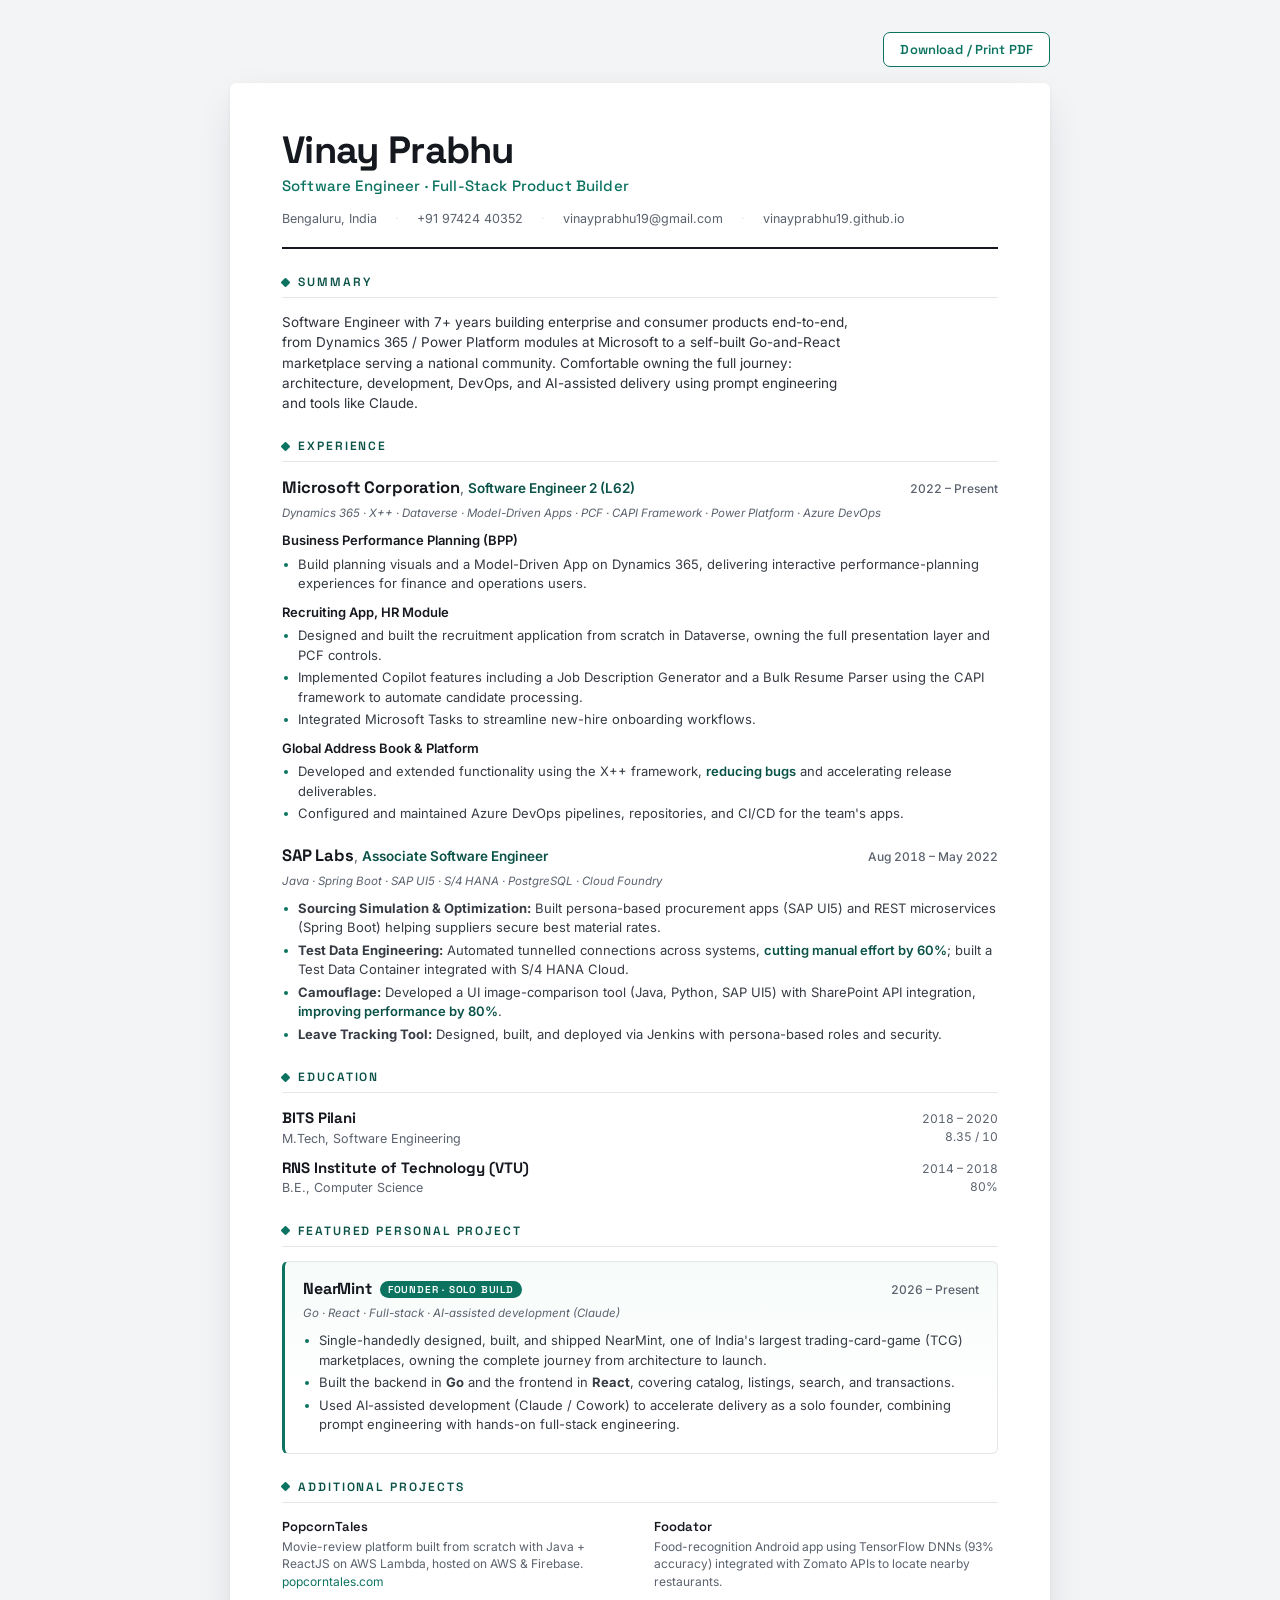
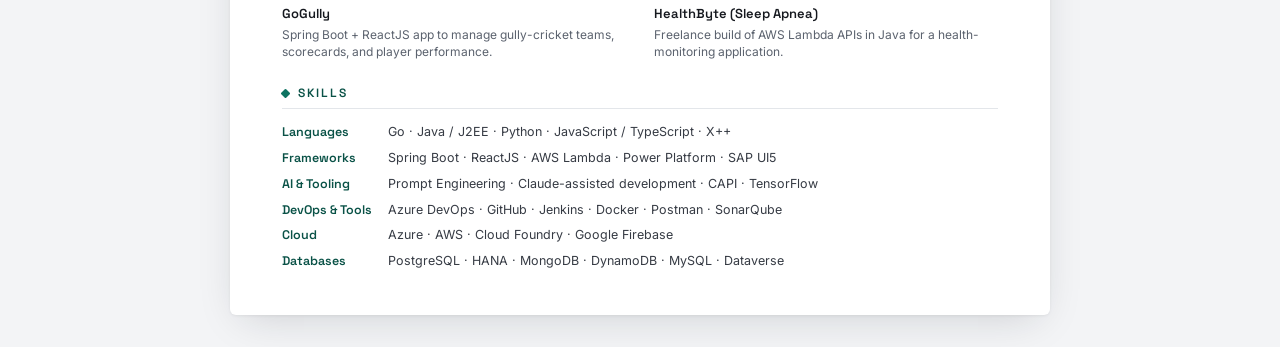
<file: docs/Vinay_Prabhu_Resume (1).html>
<!DOCTYPE html>
<html lang="en">
<head>
<meta charset="UTF-8">
<meta name="viewport" content="width=device-width, initial-scale=1.0">
<title>Vinay Prabhu — Software Engineer</title>
<link rel="preconnect" href="https://fonts.googleapis.com">
<link rel="preconnect" href="https://fonts.gstatic.com" crossorigin>
<link href="https://fonts.googleapis.com/css2?family=Space+Grotesk:wght@400;500;600;700&family=Inter:wght@400;500;600&display=swap" rel="stylesheet">
<style>
  :root{
    --ink:#15181e;
    --sub:#5b626e;
    --accent:#0d7361;
    --accent-deep:#0a5247;
    --rule:#e3e6ea;
    --rule-soft:#eef0f3;
    --paper:#ffffff;
    --maxw:820px;
  }
  *{box-sizing:border-box;margin:0;padding:0}
  html{-webkit-text-size-adjust:100%}
  body{
    font-family:'Inter',system-ui,-apple-system,sans-serif;
    color:var(--ink);
    background:#f3f4f6;
    line-height:1.5;
    font-size:14px;
    padding:32px 16px;
  }

  .toolbar{
    max-width:var(--maxw);margin:0 auto 16px;
    display:flex;justify-content:flex-end;gap:8px;
  }
  .btn{
    font-family:'Space Grotesk',sans-serif;font-weight:600;font-size:13px;
    border:1px solid var(--accent);color:var(--accent);background:#fff;
    padding:8px 16px;border-radius:7px;cursor:pointer;letter-spacing:.01em;
    transition:all .15s ease;
  }
  .btn:hover{background:var(--accent);color:#fff}

  .page{
    max-width:var(--maxw);margin:0 auto;background:var(--paper);
    padding:48px 52px 44px;border-radius:6px;
    box-shadow:0 1px 3px rgba(0,0,0,.06),0 12px 40px -12px rgba(20,30,40,.18);
  }

  header{border-bottom:2px solid var(--ink);padding-bottom:18px}
  .name{
    font-family:'Space Grotesk',sans-serif;font-weight:700;
    font-size:38px;line-height:1.02;letter-spacing:-.018em;
  }
  .role{
    font-family:'Space Grotesk',sans-serif;font-weight:500;
    font-size:15px;color:var(--accent);margin-top:5px;letter-spacing:.01em;
  }
  .contact{
    margin-top:13px;display:flex;flex-wrap:wrap;gap:6px 18px;
    font-size:12.5px;color:var(--sub);
  }
  .contact a{color:var(--sub);text-decoration:none}
  .contact a:hover{color:var(--accent)}
  .contact span{display:inline-flex;align-items:center;gap:5px}
  .dot{color:var(--rule)}

  section{margin-top:24px}
  .sec-head{
    font-family:'Space Grotesk',sans-serif;font-weight:600;
    font-size:12px;letter-spacing:.16em;text-transform:uppercase;
    color:var(--accent-deep);
    padding-bottom:6px;margin-bottom:14px;
    border-bottom:1px solid var(--rule);
    display:flex;align-items:center;gap:9px;
  }
  .sec-head::before{
    content:"";width:7px;height:7px;background:var(--accent);
    border-radius:1px;transform:rotate(45deg);flex:none;
  }

  .summary{font-size:13.5px;color:#2c313a;max-width:64ch}

  .job{margin-bottom:20px}
  .job:last-child{margin-bottom:0}
  .job-top{display:flex;justify-content:space-between;align-items:baseline;gap:12px;flex-wrap:wrap}
  .job-org{font-family:'Space Grotesk',sans-serif;font-weight:700;font-size:16.5px;letter-spacing:-.01em}
  .job-title{font-weight:600;color:var(--accent-deep);font-size:13.5px}
  .sep{color:var(--sub);font-weight:400}
  .job-dates{
    font-size:12px;color:var(--sub);font-variant-numeric:tabular-nums;
    white-space:nowrap;font-weight:500;
  }
  .job-tech{font-size:11.5px;color:var(--sub);margin:4px 0 9px;font-style:italic}

  .stream{margin:9px 0 0}
  .stream-name{font-weight:600;font-size:13px;color:var(--ink)}
  ul{list-style:none;margin:4px 0 0;padding:0}
  li{
    position:relative;padding-left:16px;font-size:13px;color:#363b44;
    margin-bottom:3px;
  }
  li::before{
    content:"";position:absolute;left:2px;top:8px;
    width:4px;height:4px;border-radius:50%;background:var(--accent);
  }
  .metric{color:var(--accent-deep);font-weight:600}

  .featured{
    border:1px solid var(--rule);border-left:3px solid var(--accent);
    border-radius:6px;padding:15px 18px;background:linear-gradient(180deg,#f6fbf9 0%,#fff 70%);
  }
  .featured .job-org{font-size:16px}
  .badge{
    font-family:'Space Grotesk',sans-serif;font-size:10px;font-weight:600;
    letter-spacing:.08em;text-transform:uppercase;color:#fff;background:var(--accent);
    padding:2px 8px;border-radius:20px;vertical-align:middle;margin-left:8px;
  }

  .grid2{display:grid;grid-template-columns:1fr 1fr;gap:14px 28px}
  .mini h4{font-family:'Space Grotesk',sans-serif;font-weight:600;font-size:13px;margin-bottom:2px}
  .mini p{font-size:12px;color:var(--sub);line-height:1.45}
  .mini a{color:var(--accent);text-decoration:none}

  .skills{display:grid;grid-template-columns:auto 1fr;gap:7px 16px;font-size:12.5px}
  .skill-cat{font-family:'Space Grotesk',sans-serif;font-weight:600;color:var(--accent-deep);white-space:nowrap}
  .skill-val{color:#363b44}

  .edu-row{display:flex;justify-content:space-between;align-items:baseline;gap:10px;margin-bottom:8px;flex-wrap:wrap}
  .edu-row:last-child{margin-bottom:0}
  .edu-school{font-family:'Space Grotesk',sans-serif;font-weight:700;font-size:15px;color:var(--ink);letter-spacing:-.005em}
  .edu-deg{font-size:12.5px;color:var(--sub)}
  .edu-meta{font-size:12px;color:var(--sub);text-align:right;font-variant-numeric:tabular-nums}

  @media print{
    body{background:#fff;padding:0;font-size:11pt}
    .toolbar{display:none}
    .page{box-shadow:none;border-radius:0;max-width:100%;padding:0;margin:0}
    section{margin-top:16px}
    .featured{background:#fff}
    a{color:var(--ink)!important}
    @page{margin:14mm 15mm}
  }
  @media (max-width:560px){
    .page{padding:30px 22px}
    .name{font-size:30px}
    .grid2{grid-template-columns:1fr}
    .skills{grid-template-columns:1fr}
    .skill-cat{margin-top:6px}
  }
</style>
</head>
<body>

<div class="toolbar">
  <button class="btn" onclick="window.print()">Download / Print PDF</button>
</div>

<div class="page">

  <header>
    <div class="name">Vinay Prabhu</div>
    <div class="role">Software Engineer · Full-Stack Product Builder</div>
    <div class="contact">
      <span>Bengaluru, India</span>
      <span class="dot">·</span>
      <span><a href="tel:+919742440352">+91 97424 40352</a></span>
      <span class="dot">·</span>
      <span><a href="mailto:vinayprabhu19@gmail.com">vinayprabhu19@gmail.com</a></span>
      <span class="dot">·</span>
      <span><a href="https://vinayprabhu19.github.io">vinayprabhu19.github.io</a></span>
    </div>
  </header>

  <section>
    <div class="sec-head">Summary</div>
    <p class="summary">
      Software Engineer with 7+ years building enterprise and consumer products end-to-end,
      from Dynamics 365 / Power Platform modules at Microsoft to a self-built Go-and-React
      marketplace serving a national community. Comfortable owning the full journey: architecture,
      development, DevOps, and AI-assisted delivery using prompt engineering and tools like Claude.
    </p>
  </section>

  <section>
    <div class="sec-head">Experience</div>

    <div class="job">
      <div class="job-top">
        <div>
          <span class="job-org">Microsoft Corporation</span><span class="sep">, </span><span class="job-title">Software Engineer 2 (L62)</span>
        </div>
        <div class="job-dates">2022 – Present</div>
      </div>
      <div class="job-tech">Dynamics 365 · X++ · Dataverse · Model-Driven Apps · PCF · CAPI Framework · Power Platform · Azure DevOps</div>

      <div class="stream">
        <div class="stream-name">Business Performance Planning (BPP)</div>
        <ul>
          <li>Build planning visuals and a Model-Driven App on Dynamics 365, delivering interactive performance-planning experiences for finance and operations users.</li>
        </ul>
      </div>

      <div class="stream">
        <div class="stream-name">Recruiting App, HR Module</div>
        <ul>
          <li>Designed and built the recruitment application from scratch in Dataverse, owning the full presentation layer and PCF controls.</li>
          <li>Implemented Copilot features including a Job Description Generator and a Bulk Resume Parser using the CAPI framework to automate candidate processing.</li>
          <li>Integrated Microsoft Tasks to streamline new-hire onboarding workflows.</li>
        </ul>
      </div>

      <div class="stream">
        <div class="stream-name">Global Address Book &amp; Platform</div>
        <ul>
          <li>Developed and extended functionality using the X++ framework, <span class="metric">reducing bugs</span> and accelerating release deliverables.</li>
          <li>Configured and maintained Azure DevOps pipelines, repositories, and CI/CD for the team's apps.</li>
        </ul>
      </div>
    </div>

    <div class="job">
      <div class="job-top">
        <div>
          <span class="job-org">SAP Labs</span><span class="sep">, </span><span class="job-title">Associate Software Engineer</span>
        </div>
        <div class="job-dates">Aug 2018 – May 2022</div>
      </div>
      <div class="job-tech">Java · Spring Boot · SAP UI5 · S/4 HANA · PostgreSQL · Cloud Foundry</div>
      <ul>
        <li><b>Sourcing Simulation &amp; Optimization:</b> Built persona-based procurement apps (SAP UI5) and REST microservices (Spring Boot) helping suppliers secure best material rates.</li>
        <li><b>Test Data Engineering:</b> Automated tunnelled connections across systems, <span class="metric">cutting manual effort by 60%</span>; built a Test Data Container integrated with S/4 HANA Cloud.</li>
        <li><b>Camouflage:</b> Developed a UI image-comparison tool (Java, Python, SAP UI5) with SharePoint API integration, <span class="metric">improving performance by 80%</span>.</li>
        <li><b>Leave Tracking Tool:</b> Designed, built, and deployed via Jenkins with persona-based roles and security.</li>
      </ul>
    </div>
  </section>

  <section>
    <div class="sec-head">Education</div>
    <div class="edu-row">
      <div>
        <div class="edu-school">BITS Pilani</div>
        <div class="edu-deg">M.Tech, Software Engineering</div>
      </div>
      <div class="edu-meta">2018 – 2020<br>8.35 / 10</div>
    </div>
    <div class="edu-row">
      <div>
        <div class="edu-school">RNS Institute of Technology (VTU)</div>
        <div class="edu-deg">B.E., Computer Science</div>
      </div>
      <div class="edu-meta">2014 – 2018<br>80%</div>
    </div>
  </section>

  <section>
    <div class="sec-head">Featured Personal Project</div>
    <div class="featured">
      <div class="job-top">
        <div>
          <span class="job-org">NearMint</span><span class="badge">Founder · Solo build</span>
        </div>
        <div class="job-dates">2026 – Present</div>
      </div>
      <div class="job-tech">Go · React · Full-stack · AI-assisted development (Claude)</div>
      <ul>
        <li>Single-handedly designed, built, and shipped NearMint, one of India's largest trading-card-game (TCG) marketplaces, owning the complete journey from architecture to launch.</li>
        <li>Built the backend in <b>Go</b> and the frontend in <b>React</b>, covering catalog, listings, search, and transactions.</li>
        <li>Used AI-assisted development (Claude / Cowork) to accelerate delivery as a solo founder, combining prompt engineering with hands-on full-stack engineering.</li>
      </ul>
    </div>
  </section>

  <section>
    <div class="sec-head">Additional Projects</div>
    <div class="grid2">
      <div class="mini">
        <h4>PopcornTales</h4>
        <p>Movie-review platform built from scratch with Java + ReactJS on AWS Lambda, hosted on AWS &amp; Firebase. <a href="https://www.popcorntales.com">popcorntales.com</a></p>
      </div>
      <div class="mini">
        <h4>Foodator</h4>
        <p>Food-recognition Android app using TensorFlow DNNs (93% accuracy) integrated with Zomato APIs to locate nearby restaurants.</p>
      </div>
      <div class="mini">
        <h4>GoGully</h4>
        <p>Spring Boot + ReactJS app to manage gully-cricket teams, scorecards, and player performance.</p>
      </div>
      <div class="mini">
        <h4>HealthByte (Sleep Apnea)</h4>
        <p>Freelance build of AWS Lambda APIs in Java for a health-monitoring application.</p>
      </div>
    </div>
  </section>

  <section>
    <div class="sec-head">Skills</div>
    <div class="skills">
      <div class="skill-cat">Languages</div>
      <div class="skill-val">Go · Java / J2EE · Python · JavaScript / TypeScript · X++</div>
      <div class="skill-cat">Frameworks</div>
      <div class="skill-val">Spring Boot · ReactJS · AWS Lambda · Power Platform · SAP UI5</div>
      <div class="skill-cat">AI &amp; Tooling</div>
      <div class="skill-val">Prompt Engineering · Claude-assisted development · CAPI · TensorFlow</div>
      <div class="skill-cat">DevOps &amp; Tools</div>
      <div class="skill-val">Azure DevOps · GitHub · Jenkins · Docker · Postman · SonarQube</div>
      <div class="skill-cat">Cloud</div>
      <div class="skill-val">Azure · AWS · Cloud Foundry · Google Firebase</div>
      <div class="skill-cat">Databases</div>
      <div class="skill-val">PostgreSQL · HANA · MongoDB · DynamoDB · MySQL · Dataverse</div>
    </div>
  </section>

</div>
</body>
</html>
</file>
